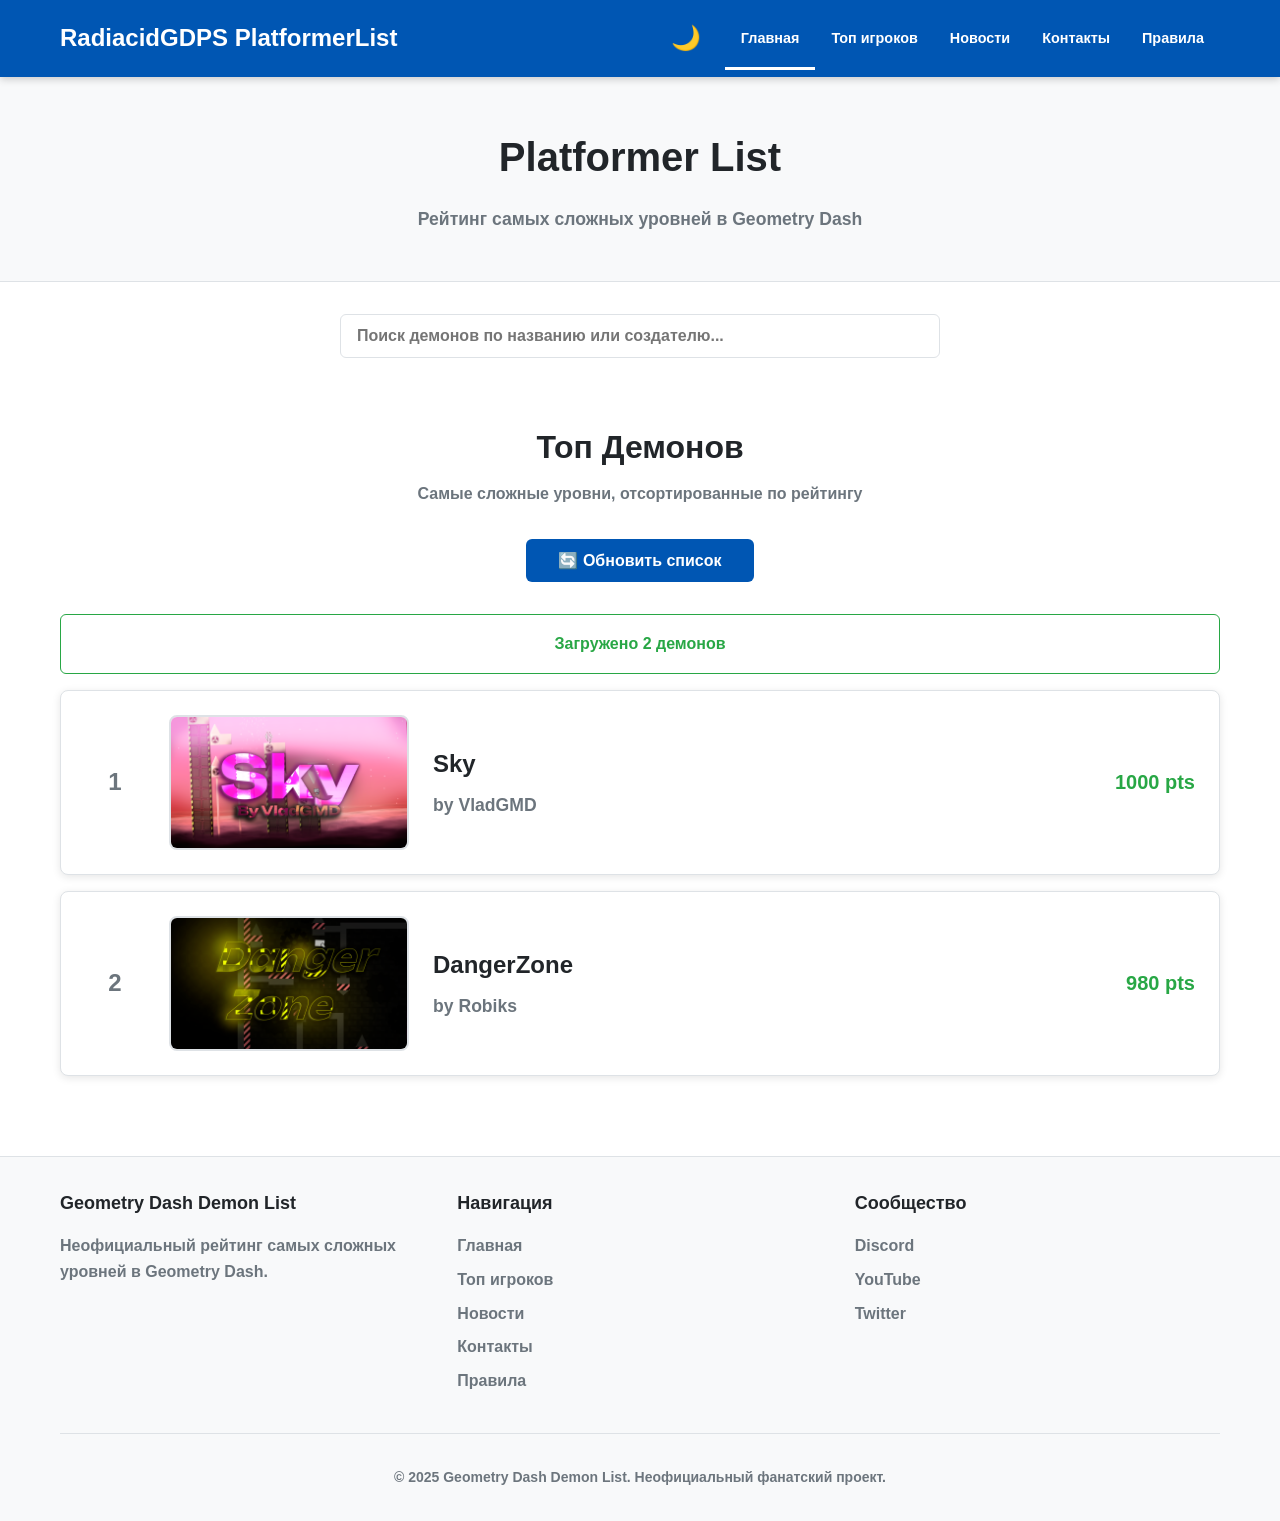
<file: index.html>
<!DOCTYPE html>
<html lang="ru">
<head>
    <meta charset="UTF-8">
    <meta name="viewport" content="width=device-width, initial-scale=1.0">
    <title>Radiacid GDPS Platformer List</title>
    <style>
        :root {
            --bg-primary: #ffffff;
            --bg-secondary: #f8f9fa;
            --bg-tertiary: #e9ecef;
            --text-primary: #212529;
            --text-secondary: #6c757d;
            --accent-blue: #0056b3;
            --accent-green: #28a745;
            --border-color: #dee2e6;
            --card-shadow: 0 2px 8px rgba(0,0,0,0.1);
            --header-blue: #0056b3;
        }
        
        [data-theme="dark"] {
            --bg-primary: #1a1a1a;
            --bg-secondary: #2d2d2d;
            --bg-tertiary: #3d3d3d;
            --text-primary: #ffffff;
            --text-secondary: #b0b0b0;
            --accent-blue: #4d8fe5;
            --accent-green: #34c759;
            --border-color: #404040;
            --card-shadow: 0 2px 8px rgba(0,0,0,0.3);
            --header-blue: #003d82;
        }
        
        * {
            margin: 0;
            padding: 0;
            box-sizing: border-box;
            font-family: 'Segoe UI', Tahoma, Geneva, Verdana, sans-serif;
        }
        
        body {
            background-color: var(--bg-primary);
            color: var(--text-primary);
            line-height: 1.6;
            transition: all 0.3s ease;
            font-weight: 600;
        }
        
        .container {
            max-width: 1200px;
            margin: 0 auto;
            padding: 0 20px;
        }
        
        /* Header */
        header {
            background: var(--header-blue);
            border-bottom: 1px solid var(--header-blue);
            padding: 1rem 0 0 0;
            position: sticky;
            top: 0;
            z-index: 100;
            box-shadow: 0 2px 8px rgba(0,0,0,0.2);
        }
        
        .header-content {
            display: flex;
            justify-content: space-between;
            align-items: center;
            padding-bottom: 1rem;
        }
        
        .logo {
            font-size: 1.5rem;
            font-weight: 800;
            color: white;
            text-decoration: none;
        }
        
        .header-controls {
            display: flex;
            align-items: center;
            gap: 1rem;
        }
        
        .theme-toggle {
            background: none;
            border: none;
            color: white;
            cursor: pointer;
            font-size: 1.5rem;
            transition: all 0.3s ease;
            padding: 0.5rem;
        }
        
        .theme-toggle:hover {
            transform: scale(1.1);
        }
        
        nav ul {
            display: flex;
            list-style: none;
            gap: 0;
        }
        
        nav ul li a {
            color: white;
            text-decoration: none;
            font-weight: 600;
            padding: 0.5rem 1rem;
            transition: all 0.2s;
            font-size: 0.9rem;
            position: relative;
        }
        
        nav ul li a::after {
            content: '';
            position: absolute;
            bottom: -1rem;
            left: 0;
            width: 100%;
            height: 3px;
            background: white;
            transform: scaleX(0);
            transition: transform 0.3s ease;
        }
        
        nav ul li a.active::after {
            transform: scaleX(1);
        }
        
        nav ul li a:hover::after {
            transform: scaleX(1);
        }
        
        /* Hero Section */
        .hero {
            padding: 3rem 0;
            text-align: center;
            background: var(--bg-secondary);
            border-bottom: 1px solid var(--border-color);
        }
        
        .hero h1 {
            font-size: 2.5rem;
            margin-bottom: 1rem;
            color: var(--text-primary);
            font-weight: 800;
        }
        
        .hero p {
            font-size: 1.1rem;
            color: var(--text-secondary);
            max-width: 600px;
            margin: 0 auto;
            font-weight: 600;
        }
        
        /* Search Section */
        .search-section {
            padding: 2rem 0;
            background: var(--bg-primary);
        }
        
        .search-container {
            max-width: 600px;
            margin: 0 auto;
            position: relative;
        }
        
        .search-input {
            width: 100%;
            padding: 0.75rem 1rem;
            font-size: 1rem;
            border: 1px solid var(--border-color);
            border-radius: 6px;
            background: var(--bg-primary);
            color: var(--text-primary);
            font-weight: 600;
        }
        
        .search-input:focus {
            outline: none;
            border-color: var(--accent-blue);
            box-shadow: 0 0 0 2px rgba(0,123,255,0.25);
        }
        
        .search-results {
            position: absolute;
            top: 100%;
            left: 0;
            right: 0;
            background: var(--bg-primary);
            border: 1px solid var(--border-color);
            border-radius: 6px;
            margin-top: 0.5rem;
            max-height: 300px;
            overflow-y: auto;
            z-index: 1000;
            display: none;
            box-shadow: var(--card-shadow);
        }
        
        .search-result-item {
            padding: 0.75rem 1rem;
            cursor: pointer;
            border-bottom: 1px solid var(--border-color);
            transition: background-color 0.2s;
        }
        
        .search-result-item:hover {
            background-color: var(--bg-secondary);
        }
        
        .search-result-item:last-child {
            border-bottom: none;
        }
        
        .search-result-name {
            font-weight: 700;
            color: var(--text-primary);
        }
        
        .search-result-creator {
            font-size: 0.875rem;
            color: var(--text-secondary);
            margin-top: 0.25rem;
            font-weight: 600;
        }
        
        .no-results {
            padding: 1rem;
            text-align: center;
            color: var(--text-secondary);
            font-weight: 600;
        }
        
        /* Demon List */
        .demon-list {
            padding: 2rem 0;
        }
        
        .list-header {
            margin-bottom: 2rem;
            text-align: center;
        }
        
        .list-header h2 {
            font-size: 2rem;
            margin-bottom: 0.5rem;
            color: var(--text-primary);
            font-weight: 800;
        }
        
        .list-header p {
            color: var(--text-secondary);
            font-weight: 600;
        }
        
        .list-container {
            display: flex;
            flex-direction: column;
            gap: 1rem;
        }
        
        .demon-row {
            background: var(--bg-primary);
            border: 1px solid var(--border-color);
            border-radius: 8px;
            padding: 1.5rem;
            display: flex;
            align-items: center;
            gap: 1.5rem;
            transition: all 0.2s;
            cursor: pointer;
            box-shadow: var(--card-shadow);
        }
        
        .demon-row:hover {
            border-color: var(--accent-blue);
            box-shadow: 0 4px 12px rgba(0,0,0,0.15);
            transform: translateY(-2px);
        }
        
        .demon-rank {
            font-size: 1.5rem;
            font-weight: 800;
            width: 60px;
            text-align: center;
            color: var(--text-secondary);
        }
        
        .rank.top-1 {
            color: #ffd700;
        }
        
        .rank.top-3 {
            color: #c0c0c0;
        }
        
        .rank.top-10 {
            color: #cd7f32;
        }
        
        .demon-image {
            width: 240px;
            height: 135px;
            border-radius: 8px;
            overflow: hidden;
            flex-shrink: 0;
            background: var(--bg-tertiary);
            display: flex;
            align-items: center;
            justify-content: center;
            border: 2px solid var(--border-color);
        }
        
        .demon-image img {
            width: 100%;
            height: 100%;
            object-fit: cover;
        }
        
        .image-placeholder {
            width: 100%;
            height: 100%;
            display: flex;
            align-items: center;
            justify-content: center;
            background: var(--bg-tertiary);
            color: var(--text-secondary);
            font-size: 2rem;
            font-weight: 800;
        }
        
        .demon-info {
            flex: 1;
            display: flex;
            align-items: center;
            justify-content: space-between;
        }
        
        .demon-details {
            flex: 1;
        }
        
        .demon-name {
            font-size: 1.5rem;
            font-weight: 800;
            color: var(--text-primary);
            margin-bottom: 0.5rem;
        }
        
        .demon-creator {
            color: var(--text-secondary);
            font-size: 1.1rem;
            font-weight: 600;
        }
        
        .demon-points {
            font-size: 1.25rem;
            font-weight: 800;
            color: var(--accent-green);
            min-width: 100px;
            text-align: right;
        }
        
        /* Refresh Button */
        .refresh-btn {
            display: block;
            margin: 2rem auto;
            padding: 0.75rem 2rem;
            background: var(--accent-blue);
            color: white;
            border: none;
            border-radius: 6px;
            cursor: pointer;
            font-size: 1rem;
            font-weight: 700;
            transition: all 0.2s;
        }
        
        .refresh-btn:hover {
            background: #004494;
            transform: translateY(-1px);
        }
        
        /* Status */
        .sync-status {
            text-align: center;
            padding: 1rem;
            background: var(--bg-secondary);
            border-radius: 6px;
            margin: 1rem 0;
            color: var(--text-secondary);
            border: 1px solid var(--border-color);
            font-weight: 600;
        }
        
        .sync-status.synced {
            color: var(--accent-green);
            border-color: var(--accent-green);
            background: var(--bg-primary);
        }
        
        .error-message {
            text-align: center;
            padding: 1rem;
            background: #f8d7da;
            border: 1px solid #f5c6cb;
            border-radius: 6px;
            margin: 1rem 0;
            color: #721c24;
            font-weight: 600;
        }
        
        [data-theme="dark"] .error-message {
            background: #5c2a2a;
            border-color: #7a3a3a;
            color: #ffb3b3;
        }
        
        /* Footer */
        footer {
            background: var(--bg-secondary);
            border-top: 1px solid var(--border-color);
            padding: 2rem 0;
            margin-top: 3rem;
        }
        
        .footer-content {
            display: grid;
            grid-template-columns: repeat(auto-fit, minmax(250px, 1fr));
            gap: 2rem;
        }
        
        .footer-section h3 {
            font-size: 1.125rem;
            margin-bottom: 1rem;
            color: var(--text-primary);
            font-weight: 800;
        }
        
        .footer-section p, .footer-section a {
            color: var(--text-secondary);
            margin-bottom: 0.5rem;
            display: block;
            text-decoration: none;
            transition: color 0.2s;
            font-weight: 600;
        }
        
        .footer-section a:hover {
            color: var(--accent-blue);
        }
        
        .copyright {
            text-align: center;
            padding-top: 2rem;
            border-top: 1px solid var(--border-color);
            color: var(--text-secondary);
            margin-top: 2rem;
            font-size: 0.875rem;
            font-weight: 600;
        }
        
        /* Responsive */
        @media (max-width: 768px) {
            .header-content {
                flex-direction: column;
                gap: 1rem;
            }
            
            .header-controls {
                order: -1;
                width: 100%;
                justify-content: space-between;
            }
            
            nav ul {
                gap: 0;
            }
            
            nav ul li a {
                padding: 0.4rem 0.8rem;
                font-size: 0.9rem;
            }
            
            .hero h1 {
                font-size: 2rem;
            }
            
            .demon-row {
                padding: 1rem;
                gap: 1rem;
                flex-direction: column;
                text-align: center;
            }
            
            .demon-image {
                width: 100%;
                max-width: 280px;
                height: 157px;
            }
            
            .demon-info {
                flex-direction: column;
                align-items: center;
                gap: 0.5rem;
                width: 100%;
            }
            
            .demon-points {
                text-align: center;
            }
            
            .footer-content {
                grid-template-columns: 1fr;
            }
        }
        
        @media (max-width: 480px) {
            .hero {
                padding: 2rem 0;
            }
            
            .hero h1 {
                font-size: 1.75rem;
            }
            
            .list-header h2 {
                font-size: 1.5rem;
            }
            
            nav ul {
                flex-wrap: wrap;
                justify-content: center;
            }
            
            .demon-image {
                width: 100%;
                height: 140px;
            }
            
            nav ul li a::after {
                bottom: -0.5rem;
            }
        }
    </style>
</head>
<body>
    <header>
        <div class="container">
            <div class="header-content">
                <a href="index.html" class="logo">RadiacidGDPS PlatformerList</a>
                <div class="header-controls">
                    <button class="theme-toggle" onclick="toggleTheme()">
                        🌙
                    </button>
                    <nav>
                        <ul>
                            <li><a href="index.html" class="active">Главная</a></li>
                            <li><a href="players.html">Топ игроков</a></li>
                            <li><a href="news.html">Новости</a></li>
                            <li><a href="contacts.html">Контакты</a></li>
                            <li><a href="rules.html">Правила</a></li>
                        </ul>
                    </nav>
                </div>
            </div>
        </div>
    </header>
    
    <section class="hero">
        <div class="container">
            <h1>Platformer List</h1>
            <p>Рейтинг самых сложных уровней в Geometry Dash</p>
        </div>
    </section>
    
    <section class="search-section">
        <div class="container">
            <div class="search-container">
                <input type="text" id="searchInput" class="search-input" placeholder="Поиск демонов по названию или создателю...">
                <div class="search-results" id="searchResults"></div>
            </div>
        </div>
    </section>
    
    <section class="demon-list">
        <div class="container">
            <div class="list-header">
                <h2>Топ Демонов</h2>
                <p>Самые сложные уровни, отсортированные по рейтингу</p>
            </div>

            <button class="refresh-btn" onclick="refreshData()">
                🔄 Обновить список
            </button>
            
            <div id="syncStatus" class="sync-status">
                Загрузка данных...
            </div>

            <div id="errorContainer"></div>
            
            <div class="list-container" id="demonList">
                <!-- Демоны будут добавлены автоматически через JavaScript -->
            </div>
        </div>
    </section>
    
    <footer>
        <div class="container">
            <div class="footer-content">
                <div class="footer-section">
                    <h3>Geometry Dash Demon List</h3>
                    <p>Неофициальный рейтинг самых сложных уровней в Geometry Dash.</p>
                </div>
                <div class="footer-section">
                    <h3>Навигация</h3>
                    <a href="index.html">Главная</a>
                    <a href="players.html">Топ игроков</a>
                    <a href="news.html">Новости</a>
                    <a href="contacts.html">Контакты</a>
                    <a href="rules.html">Правила</a>
                </div>
                <div class="footer-section">
                    <h3>Сообщество</h3>
                    <a href="#">Discord</a>
                    <a href="#">YouTube</a>
                    <a href="#">Twitter</a>
                </div>
            </div>
            <div class="copyright">
                <p>&copy; 2025 Geometry Dash Demon List. Неофициальный фанатский проект.</p>
            </div>
        </div>
    </footer>

    <script>
        // ========== THEME TOGGLE ==========
        
        function toggleTheme() {
            const currentTheme = document.documentElement.getAttribute('data-theme');
            const newTheme = currentTheme === 'dark' ? 'light' : 'dark';
            
            document.documentElement.setAttribute('data-theme', newTheme);
            localStorage.setItem('theme', newTheme);
            
            // Обновляем иконку кнопки
            const themeButton = document.querySelector('.theme-toggle');
            themeButton.textContent = newTheme === 'dark' ? '☀️' : '🌙';
        }
        
        // Загружаем сохраненную тему
        function loadTheme() {
            const savedTheme = localStorage.getItem('theme') || 'light';
            document.documentElement.setAttribute('data-theme', savedTheme);
            
            const themeButton = document.querySelector('.theme-toggle');
            themeButton.textContent = savedTheme === 'dark' ? '☀️' : '🌙';
        }

        // ========== AUTOMATIC RANKING SYSTEM ==========
        
        const defaultDemons = [
            {
                id: 'bloodbath',
                name: 'Bloodbath',
                creator: 'Riot & more',
                image: 'https://images.placeholders.tech/?width=240&height=135&text=Bloodbath&bgColor=ff6b6b&textColor=white',
                videoUrl: 'https://www.youtube.com/watch?v=dQw4w9WgXcQ'
            },
            {
                id: 'cataclysm',
                name: 'Cataclysm',
                creator: 'Ggb0y',
                image: 'https://images.placeholders.tech/?width=240&height=135&text=Cataclysm&bgColor=4ecdc4&textColor=white',
                videoUrl: 'https://www.youtube.com/watch?v=dQw4w9WgXcQ'
            },
            {
                id: 'sakupen-hell',
                name: 'Sakupen Hell',
                creator: 'Noobas',
                image: 'https://images.placeholders.tech/?width=240&height=135&text=Sakupen+Hell&bgColor=45b7d1&textColor=white',
                videoUrl: 'https://www.youtube.com/watch?v=dQw4w9WgXcQ'
            }
        ];

        let demons = [];
        let filteredDemons = [];

        // ========== SEARCH SYSTEM ==========

        function initializeSearch() {
            const searchInput = document.getElementById('searchInput');
            const searchResults = document.getElementById('searchResults');
            
            searchInput.addEventListener('input', function() {
                const searchTerm = this.value.toLowerCase().trim();
                
                if (searchTerm.length === 0) {
                    searchResults.style.display = 'none';
                    filteredDemons = [...demons];
                    renderDemons();
                    return;
                }
                
                const results = demons.filter(demon => 
                    demon.name.toLowerCase().includes(searchTerm) || 
                    demon.creator.toLowerCase().includes(searchTerm)
                );
                
                displaySearchResults(results);
                filteredDemons = results;
                renderDemons();
            });
            
            document.addEventListener('click', function(e) {
                if (!searchInput.contains(e.target) && !searchResults.contains(e.target)) {
                    searchResults.style.display = 'none';
                }
            });
        }
        
        function displaySearchResults(results) {
            const searchResults = document.getElementById('searchResults');
            
            if (results.length === 0) {
                searchResults.innerHTML = '<div class="no-results">Демоны не найдены</div>';
                searchResults.style.display = 'block';
                return;
            }
            
            searchResults.innerHTML = '';
            
            results.slice(0, 8).forEach(demon => {
                const resultItem = document.createElement('div');
                resultItem.className = 'search-result-item';
                resultItem.innerHTML = `
                    <div class="search-result-name">${demon.name}</div>
                    <div class="search-result-creator">by ${demon.creator}</div>
                `;
                resultItem.addEventListener('click', function() {
                    openDemonPage(demon.id);
                    searchResults.style.display = 'none';
                });
                searchResults.appendChild(resultItem);
            });
            
            searchResults.style.display = 'block';
        }

        // ========== DATA MANAGEMENT ==========

        function showError(message) {
            const errorContainer = document.getElementById('errorContainer');
            errorContainer.innerHTML = `
                <div class="error-message">
                    <strong>Ошибка:</strong> ${message}
                </div>
            `;
        }

        function calculatePointsByRank(rank) {
            if (rank <= 50) {
                return Math.max(1000 - (rank - 1) * 20, 300);
            } else {
                return Math.max(300 - (rank - 51) * 5, 5);
            }
        }

        async function loadDataFromJSON() {
            try {
                console.log('📥 Загрузка данных из demons.json...');
                
                const response = await fetch('data/demons.json');
                if (!response.ok) throw new Error('Файл demons.json не найден');
                
                const data = await response.json();
                
                if (data.demons && Array.isArray(data.demons)) {
                    demons = data.demons.map((demon, index) => ({
                        ...demon,
                        rank: index + 1
                    }));
                    
                    filteredDemons = [...demons];
                    
                    console.log('✅ Данные загружены из demons.json:', demons.length);
                    updateSyncStatus(`Загружено ${demons.length} демонов`);
                    return true;
                } else {
                    throw new Error('Неверный формат demons.json - отсутствует массив demons');
                }
                
            } catch (error) {
                console.error('❌ Ошибка загрузки:', error);
                
                demons = defaultDemons.map((demon, index) => ({
                    ...demon,
                    rank: index + 1
                }));
                
                filteredDemons = [...demons];
                
                updateSyncStatus('Используются стандартные демоны');
                showError(error.message);
                return false;
            }
        }

        function updateSyncStatus(message) {
            const statusElement = document.getElementById('syncStatus');
            if (statusElement) {
                statusElement.textContent = message;
                statusElement.className = 'sync-status ' + (message.includes('Загружено') ? 'synced' : '');
            }
        }

        // ========== RENDERING ==========

        function renderDemons() {
            const demonList = document.getElementById('demonList');
            
            if (!demonList) {
                console.error('❌ Element demonList not found');
                return;
            }
            
            demonList.innerHTML = '';
            
            if (filteredDemons.length === 0) {
                demonList.innerHTML = `
                    <div style="text-align: center; padding: 3rem; color: var(--text-secondary);">
                        <div style="font-size: 3rem; margin-bottom: 1rem;">🔍</div>
                        <div style="font-size: 1.25rem; margin-bottom: 0.5rem; font-weight: 700;">Демоны не найдены</div>
                        <div style="font-weight: 600;">Попробуйте изменить поисковый запрос</div>
                    </div>
                `;
                return;
            }
            
            filteredDemons.forEach(demon => {
                const points = calculatePointsByRank(demon.rank);
                const rankClass = demon.rank === 1 ? 'top-1' : 
                                demon.rank <= 3 ? 'top-3' : 
                                demon.rank <= 10 ? 'top-10' : '';
                
                const demonRow = document.createElement('div');
                demonRow.className = 'demon-row';
                demonRow.onclick = () => openDemonPage(demon.id);
                demonRow.innerHTML = `
                    <div class="demon-rank ${rankClass}">${demon.rank}</div>
                    <div class="demon-image">
                        ${demon.image ? 
                            `<img src="${demon.image}" alt="${demon.name}" onerror="this.style.display='none'; this.parentNode.innerHTML='<div class=\\'image-placeholder\\'>${demon.name.charAt(0)}</div>'">` :
                            `<div class="image-placeholder">${demon.name.charAt(0)}</div>`
                        }
                    </div>
                    <div class="demon-info">
                        <div class="demon-details">
                            <div class="demon-name">${demon.name}</div>
                            <div class="demon-creator">by ${demon.creator}</div>
                        </div>
                        <div class="demon-points">${points} pts</div>
                    </div>
                `;
                demonList.appendChild(demonRow);
            });
        }

        // ========== UTILITY FUNCTIONS ==========

        function openDemonPage(demonId) {
            window.location.href = `demon.html?id=${demonId}`;
        }

        async function refreshData() {
            await loadDataFromJSON();
            renderDemons();
            
            document.querySelectorAll('.demon-row').forEach((row, index) => {
                row.style.opacity = '0';
                row.style.transform = 'translateX(-20px)';
                
                setTimeout(() => {
                    row.style.transition = 'opacity 0.3s, transform 0.3s';
                    row.style.opacity = '1';
                    row.style.transform = 'translateX(0)';
                }, index * 50);
            });
        }

        // ========== INITIALIZATION ==========

        async function initializeData() {
            console.log('🎮 Инициализация Geometry Dash Demon List...');
            loadTheme();
            await loadDataFromJSON();
            initializeSearch();
            renderDemons();
            
            setTimeout(() => {
                document.querySelectorAll('.demon-row').forEach((row, index) => {
                    row.style.opacity = '0';
                    row.style.transform = 'translateX(-20px)';
                    
                    setTimeout(() => {
                        row.style.transition = 'opacity 0.3s, transform 0.3s';
                        row.style.opacity = '1';
                        row.style.transform = 'translateX(0)';
                    }, index * 50);
                });
            }, 100);
        }

        // Глобальные функции
        window.refreshData = refreshData;
        window.openDemonPage = openDemonPage;
        window.toggleTheme = toggleTheme;

        // Запуск при загрузке страницы
        document.addEventListener('DOMContentLoaded', function() {
            initializeData();
            console.log('✅ Demon List ready!');
        });
    </script>
</body>
</html>
</file>
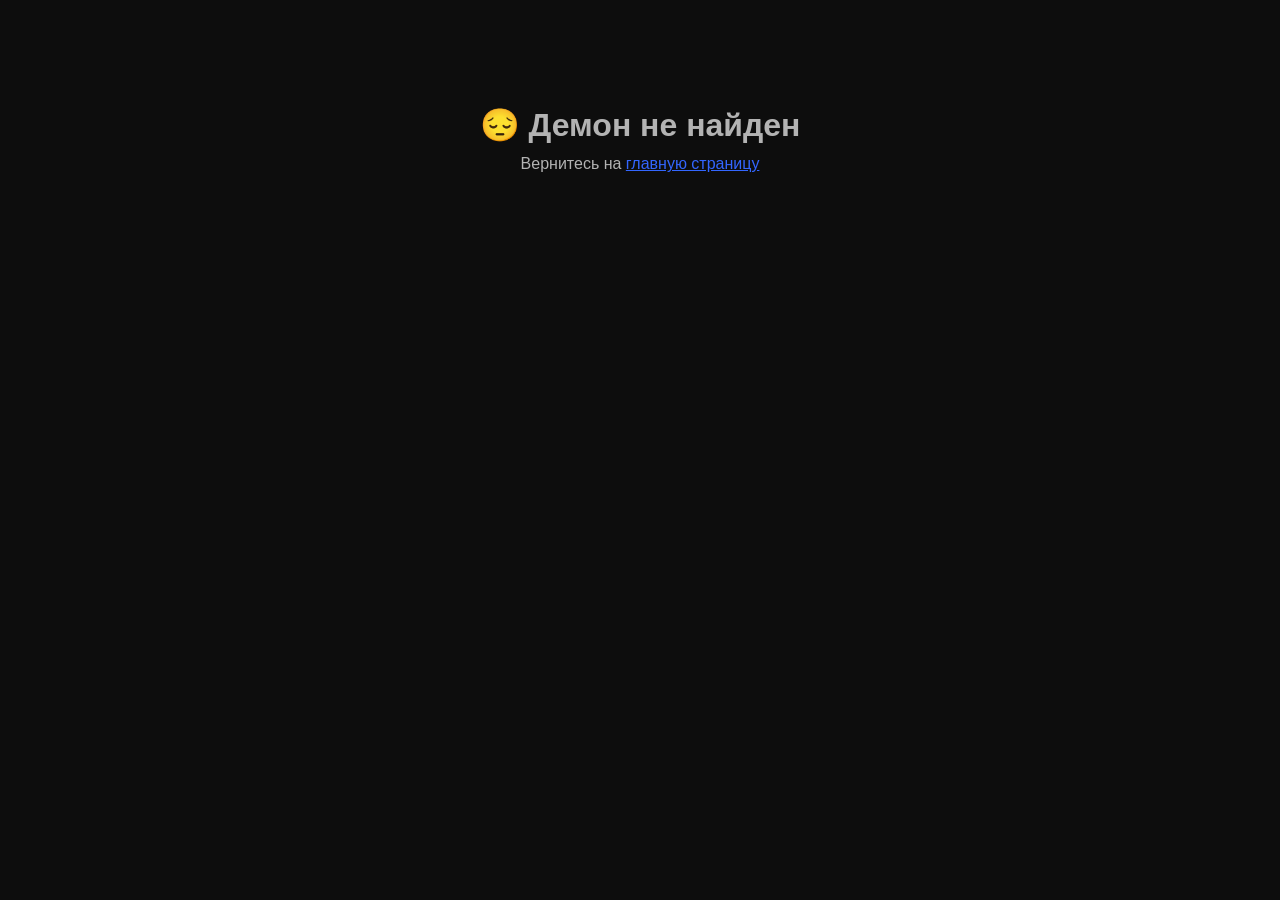
<file: demon-template.html>
<!DOCTYPE html>
<html lang="ru">
<head>
    <meta charset="UTF-8">
    <meta name="viewport" content="width=device-width, initial-scale=1.0">
    <title>Demon Name - Geometry Dash Demon List</title>
    <style>
        :root {
            --bg-primary: #0d0d0d;
            --bg-secondary: #1a1a1a;
            --bg-tertiary: #262626;
            --text-primary: #ffffff;
            --text-secondary: #b3b3b3;
            --accent-red: #ff3333;
            --accent-blue: #3366ff;
            --accent-purple: #9933ff;
            --border-color: #333333;
        }
        
        * {
            margin: 0;
            padding: 0;
            box-sizing: border-box;
            font-family: 'Segoe UI', Tahoma, Geneva, Verdana, sans-serif;
        }
        
        body {
            background-color: var(--bg-primary);
            color: var(--text-primary);
            line-height: 1.6;
        }
        
        .container {
            max-width: 1200px;
            margin: 0 auto;
            padding: 0 20px;
        }
        
        /* Header */
        header {
            background-color: var(--bg-secondary);
            border-bottom: 1px solid var(--border-color);
            padding: 20px 0;
            position: sticky;
            top: 0;
            z-index: 100;
        }
        
        .header-content {
            display: flex;
            justify-content: space-between;
            align-items: center;
        }
        
        .logo {
            font-size: 28px;
            font-weight: bold;
            color: var(--text-primary);
            text-decoration: none;
        }
        
        .logo span {
            color: var(--accent-red);
        }
        
        nav ul {
            display: flex;
            list-style: none;
        }
        
        nav ul li {
            margin-left: 25px;
        }
        
        nav ul li a {
            color: var(--text-secondary);
            text-decoration: none;
            font-weight: 500;
            transition: color 0.3s;
        }
        
        nav ul li a:hover {
            color: var(--text-primary);
        }
        
        /* Breadcrumb */
        .breadcrumb {
            padding: 15px 0;
            color: var(--text-secondary);
            font-size: 14px;
            border-bottom: 1px solid var(--border-color);
        }
        
        .breadcrumb a {
            color: var(--text-secondary);
            text-decoration: none;
        }
        
        .breadcrumb a:hover {
            color: var(--text-primary);
        }
        
        /* Demon Header */
        .demon-header {
            padding: 40px 0;
            text-align: center;
            border-bottom: 1px solid var(--border-color);
        }
        
        .demon-header h1 {
            font-size: 48px;
            margin-bottom: 15px;
            background: linear-gradient(to right, var(--accent-red), var(--accent-purple));
            -webkit-background-clip: text;
            background-clip: text;
            color: transparent;
        }
        
        .demon-meta {
            display: flex;
            justify-content: center;
            gap: 30px;
            margin-top: 20px;
            flex-wrap: wrap;
        }
        
        .meta-item {
            text-align: center;
        }
        
        .meta-value {
            font-size: 24px;
            font-weight: bold;
            color: var(--accent-blue);
        }
        
        .meta-label {
            font-size: 14px;
            color: var(--text-secondary);
            margin-top: 5px;
        }
        
        /* Demon Content */
        .demon-content {
            padding: 40px 0;
            display: grid;
            grid-template-columns: 1fr 1fr;
            gap: 40px;
        }
        
        @media (max-width: 768px) {
            .demon-content {
                grid-template-columns: 1fr;
            }
        }
        
        /* Video Section */
        .video-section {
            background: var(--bg-secondary);
            border-radius: 10px;
            padding: 20px;
            border: 1px solid var(--border-color);
        }
        
        .video-section h2 {
            margin-bottom: 20px;
            color: var(--accent-red);
        }
        
        .video-container {
            position: relative;
            width: 100%;
            height: 0;
            padding-bottom: 56.25%; /* 16:9 aspect ratio */
            border-radius: 8px;
            overflow: hidden;
        }
        
        .video-container iframe {
            position: absolute;
            top: 0;
            left: 0;
            width: 100%;
            height: 100%;
            border: none;
        }
        
        /* Completions Section */
        .completions-section {
            background: var(--bg-secondary);
            border-radius: 10px;
            padding: 20px;
            border: 1px solid var(--border-color);
        }
        
        .completions-section h2 {
            margin-bottom: 20px;
            color: var(--accent-blue);
        }
        
        .completions-list {
            display: flex;
            flex-direction: column;
            gap: 15px;
        }
        
        .completion-item {
            display: flex;
            align-items: center;
            gap: 15px;
            padding: 15px;
            background: var(--bg-tertiary);
            border-radius: 8px;
            border: 1px solid var(--border-color);
            transition: all 0.3s;
        }
        
        .completion-item:hover {
            transform: translateX(5px);
            border-color: var(--accent-blue);
        }
        
        .player-avatar {
            width: 50px;
            height: 50px;
            border-radius: 50%;
            display: flex;
            align-items: center;
            justify-content: center;
            background: linear-gradient(45deg, var(--accent-blue), var(--accent-purple));
            color: white;
            font-weight: bold;
            font-size: 18px;
            flex-shrink: 0;
        }
        
        .player-info {
            flex: 1;
        }
        
        .player-name {
            font-weight: 600;
            margin-bottom: 5px;
        }
        
        .completion-date {
            font-size: 12px;
            color: var(--text-secondary);
        }
        
        .no-completions {
            text-align: center;
            padding: 40px;
            color: var(--text-secondary);
        }
        
        /* Footer */
        footer {
            background-color: var(--bg-secondary);
            border-top: 1px solid var(--border-color);
            padding: 40px 0;
            margin-top: 60px;
        }
        
        .footer-content {
            display: flex;
            justify-content: space-between;
            flex-wrap: wrap;
        }
        
        .footer-section {
            flex: 1;
            min-width: 250px;
            margin-bottom: 30px;
        }
        
        .footer-section h3 {
            font-size: 18px;
            margin-bottom: 20px;
            color: var(--text-primary);
        }
        
        .footer-section p, .footer-section a {
            color: var(--text-secondary);
            margin-bottom: 10px;
            display: block;
            text-decoration: none;
        }
        
        .footer-section a:hover {
            color: var(--text-primary);
        }
        
        .copyright {
            text-align: center;
            padding-top: 20px;
            border-top: 1px solid var(--border-color);
            color: var(--text-secondary);
            font-size: 14px;
        }
    </style>
</head>
<body>
    <header>
        <div class="container">
            <div class="header-content">
                <a href="index.html" class="logo">Geometry Dash <span>Demon List</span></a>
                <nav>
                    <ul>
                        <li><a href="index.html">Главная</a></li>
                        <li><a href="players.html">Топ игроков</a></li>
                        <li><a href="contacts.html">Контакты</a></li>
                    </ul>
                </nav>
            </div>
        </div>
    </header>
    
    <div class="breadcrumb container">
        <a href="index.html">Главная</a> &gt; <span id="breadcrumbDemonName">Демон</span>
    </div>
    
    <section class="demon-header">
        <div class="container">
            <h1 id="demonName">Название Демона</h1>
            <div class="demon-meta">
                <div class="meta-item">
                    <div class="meta-value" id="demonRank">#1</div>
                    <div class="meta-label">Ранг</div>
                </div>
                <div class="meta-item">
                    <div class="meta-value" id="demonPoints">1000 pts</div>
                    <div class="meta-label">Очки</div>
                </div>
                <div class="meta-item">
                    <div class="meta-value" id="demonCreator">Создатель</div>
                    <div class="meta-label">Создатель</div>
                </div>
                <div class="meta-item">
                    <div class="meta-value" id="completionsCount">0</div>
                    <div class="meta-label">Пройдено игроками</div>
                </div>
            </div>
        </div>
    </section>
    
    <section class="demon-content">
        <div class="container">
            <div class="video-section">
                <h2>🎥 Видео верификация</h2>
                <div class="video-container" id="videoContainer">
                    <!-- Видео будет вставлено через JavaScript -->
                </div>
            </div>
            
            <div class="completions-section">
                <h2>🏆 Игроки, прошедшие демона</h2>
                <div class="completions-list" id="completionsList">
                    <!-- Список игроков будет добавлен через JavaScript -->
                </div>
            </div>
        </div>
    </section>
    
    <footer>
        <div class="container">
            <div class="footer-content">
                <div class="footer-section">
                    <h3>Geometry Dash Demon List</h3>
                    <p>Неофициальный рейтинг самых сложных уровней в Geometry Dash. Только проверенные экстрим демоны.</p>
                </div>
                <div class="footer-section">
                    <h3>Ссылки</h3>
                    <a href="index.html">Главная</a>
                    <a href="players.html">Топ игроков</a>
                    <a href="contacts.html">Контакты</a>
                </div>
                <div class="footer-section">
                    <h3>Контакты</h3>
                    <a href="contacts.html">Команда</a>
                    <a href="#">Discord</a>
                    <a href="#">YouTube</a>
                    <a href="#">Twitter</a>
                </div>
            </div>
            <div class="copyright">
                <p>&copy; 2023 Geometry Dash Demon List. Неофициальный фанатский проект. Все права принадлежат их соответствующим владельцам.</p>
            </div>
        </div>
    </footer>

    <script>
        // ========== DEMON PAGE SYSTEM ==========
        
        let currentDemon = null;
        let players = [];
        let demons = [];

        // Получаем ID демона из названия файла
        function getDemonIdFromFilename() {
            const filename = window.location.pathname.split('/').pop();
            return filename.replace('demon-', '').replace('.html', '');
        }

        async function loadDemonData() {
            const demonId = getDemonIdFromFilename();
            
            try {
                // Загружаем demons.json
                const demonsResponse = await fetch('./data/demons.json');
                const demonsData = await demonsResponse.json();
                demons = demonsData.demons || [];
                
                // Находим текущего демона
                currentDemon = demons.find(d => d.id === demonId);
                
                if (!currentDemon) {
                    document.body.innerHTML = `
                        <div style="text-align: center; padding: 100px; color: var(--text-secondary);">
                            <h1>😔 Демон не найден</h1>
                            <p>Вернитесь на <a href="index.html" style="color: var(--accent-blue);">главную страницу</a></p>
                        </div>
                    `;
                    return;
                }
                
                // Загружаем players.json
                const playersResponse = await fetch('./data/players.json');
                const playersData = await playersResponse.json();
                players = playersData.players || [];
                
                renderDemonPage();
                
            } catch (error) {
                console.error('Ошибка загрузки данных:', error);
                document.body.innerHTML = `
                    <div style="text-align: center; padding: 100px; color: var(--text-secondary);">
                        <h1>❌ Ошибка загрузки</h1>
                        <p>Попробуйте обновить страницу</p>
                    </div>
                `;
            }
        }

        function renderDemonPage() {
            if (!currentDemon) return;
            
            // Обновляем заголовок страницы
            document.title = `${currentDemon.name} - Geometry Dash Demon List`;
            
            // Обновляем хлебные крошки
            document.getElementById('breadcrumbDemonName').textContent = currentDemon.name;
            
            // Обновляем заголовок
            document.getElementById('demonName').textContent = currentDemon.name;
            
            // Обновляем мета-информацию
            const rank = demons.findIndex(d => d.id === currentDemon.id) + 1;
            const points = Math.max(1000 - (rank - 1) * 50, 100);
            
            document.getElementById('demonRank').textContent = `#${rank}`;
            document.getElementById('demonPoints').textContent = `${points} pts`;
            document.getElementById('demonCreator').textContent = currentDemon.creator;
            
            // Вставляем видео
            const videoContainer = document.getElementById('videoContainer');
            if (currentDemon.videoUrl) {
                const videoId = extractYouTubeId(currentDemon.videoUrl);
                if (videoId) {
                    videoContainer.innerHTML = `
                        <iframe src="https://www.youtube.com/embed/${videoId}" 
                                allow="accelerometer; autoplay; clipboard-write; encrypted-media; gyroscope; picture-in-picture" 
                                allowfullscreen>
                        </iframe>
                    `;
                } else {
                    videoContainer.innerHTML = `
                        <div style="text-align: center; padding: 40px; color: var(--text-secondary);">
                            <p>Видео недоступно</p>
                            <a href="${currentDemon.videoUrl}" target="_blank" style="color: var(--accent-blue);">Смотреть на YouTube</a>
                        </div>
                    `;
                }
            } else {
                videoContainer.innerHTML = `
                    <div style="text-align: center; padding: 40px; color: var(--text-secondary);">
                        <p>Видео верификация отсутствует</p>
                    </div>
                `;
            }
            
            // Рендерим список игроков
            renderCompletionsList();
        }

        function renderCompletionsList() {
            const completionsList = document.getElementById('completionsList');
            const completionsCount = document.getElementById('completionsCount');
            
            // Находим игроков, прошедших этого демона
            const playersWhoCompleted = players.filter(player => 
                player.completedDemons && player.completedDemons.includes(currentDemon.id)
            );
            
            completionsCount.textContent = playersWhoCompleted.length;
            
            if (playersWhoCompleted.length === 0) {
                completionsList.innerHTML = `
                    <div class="no-completions">
                        <div style="font-size: 48px; margin-bottom: 20px;">😔</div>
                        <div>Пока никто не прошел этого демона</div>
                        <div style="font-size: 14px; margin-top: 10px;">Будьте первым!</div>
                    </div>
                `;
                return;
            }
            
            completionsList.innerHTML = '';
            
            playersWhoCompleted.forEach(player => {
                const completionItem = document.createElement('div');
                completionItem.className = 'completion-item';
                completionItem.innerHTML = `
                    <div class="player-avatar">${player.avatar}</div>
                    <div class="player-info">
                        <div class="player-name">${player.name}</div>
                        <div class="completion-date">Прошел демона</div>
                    </div>
                `;
                completionsList.appendChild(completionItem);
            });
        }

        function extractYouTubeId(url) {
            const regex = /(?:youtube\.com\/(?:[^\/]+\/.+\/|(?:v|e(?:mbed)?)\/|.*[?&]v=)|youtu\.be\/)([^"&?\/\s]{11})/;
            const match = url.match(regex);
            return match ? match[1] : null;
        }

        // Запускаем при загрузке страницы
        document.addEventListener('DOMContentLoaded', loadDemonData);
    </script>
</body>
</html>
</file>
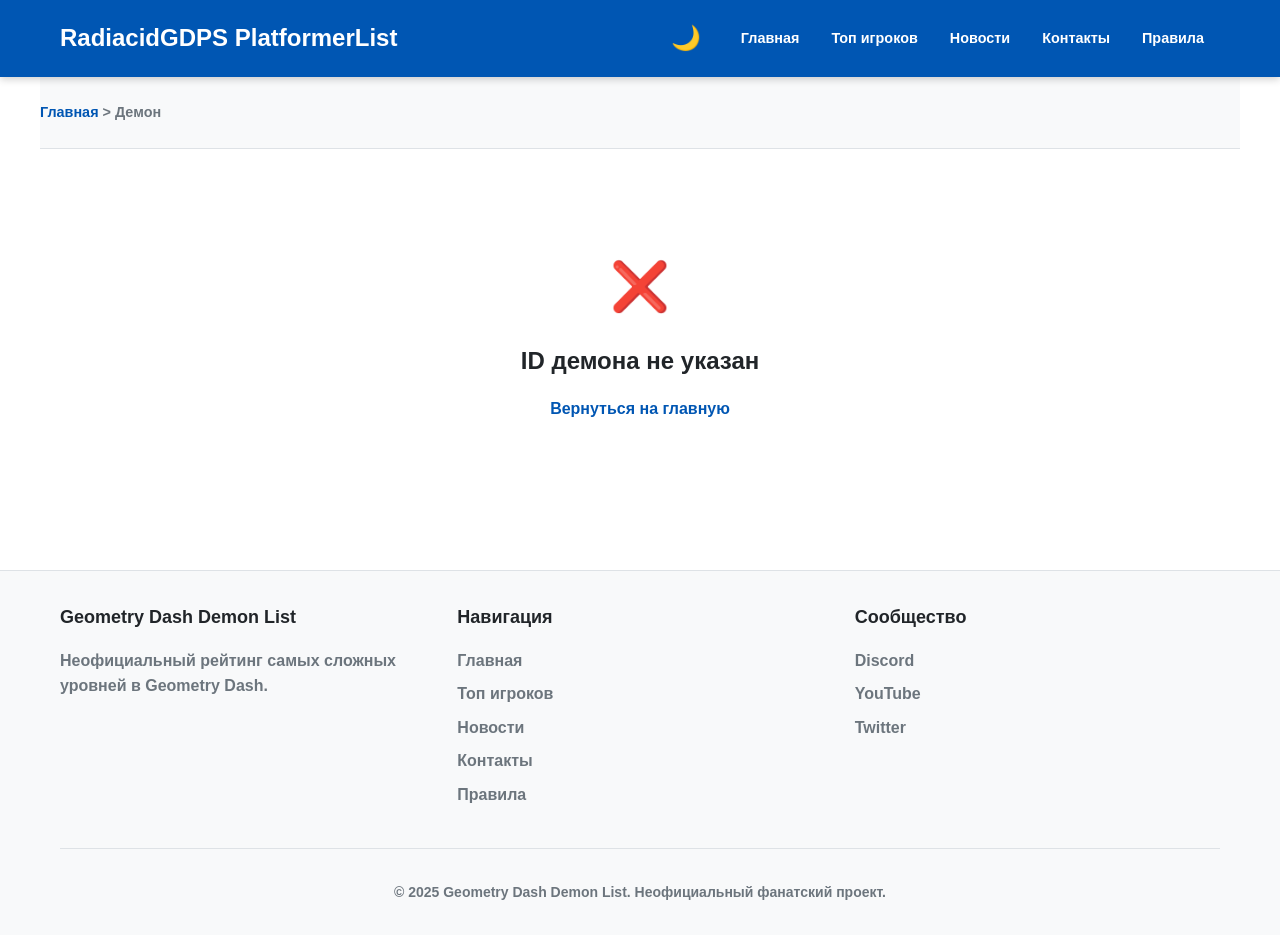
<file: demon.html>
<!DOCTYPE html>
<html lang="ru">
<head>
    <meta charset="UTF-8">
    <meta name="viewport" content="width=device-width, initial-scale=1.0">
    <title>Geometry Dash Demon - Radiacid GDPS</title>
    <style>
        :root {
            --bg-primary: #ffffff;
            --bg-secondary: #f8f9fa;
            --bg-tertiary: #e9ecef;
            --text-primary: #212529;
            --text-secondary: #6c757d;
            --accent-blue: #0056b3;
            --accent-green: #28a745;
            --border-color: #dee2e6;
            --card-shadow: 0 2px 8px rgba(0,0,0,0.1);
            --header-blue: #0056b3;
        }
        
        [data-theme="dark"] {
            --bg-primary: #1a1a1a;
            --bg-secondary: #2d2d2d;
            --bg-tertiary: #3d3d3d;
            --text-primary: #ffffff;
            --text-secondary: #b0b0b0;
            --accent-blue: #4d8fe5;
            --accent-green: #34c759;
            --border-color: #404040;
            --card-shadow: 0 2px 8px rgba(0,0,0,0.3);
            --header-blue: #003d82;
        }
        
        * {
            margin: 0;
            padding: 0;
            box-sizing: border-box;
            font-family: 'Segoe UI', Tahoma, Geneva, Verdana, sans-serif;
        }
        
        body {
            background-color: var(--bg-primary);
            color: var(--text-primary);
            line-height: 1.6;
            transition: all 0.3s ease;
            font-weight: 600;
        }
        
        .container {
            max-width: 1200px;
            margin: 0 auto;
            padding: 0 20px;
        }
        
        /* Header */
        header {
            background: var(--header-blue);
            border-bottom: 1px solid var(--header-blue);
            padding: 1rem 0 0 0;
            position: sticky;
            top: 0;
            z-index: 100;
            box-shadow: 0 2px 8px rgba(0,0,0,0.2);
        }
        
        .header-content {
            display: flex;
            justify-content: space-between;
            align-items: center;
            padding-bottom: 1rem;
        }
        
        .logo {
            font-size: 1.5rem;
            font-weight: 800;
            color: white;
            text-decoration: none;
        }
        
        .header-controls {
            display: flex;
            align-items: center;
            gap: 1rem;
        }
        
        .theme-toggle {
            background: none;
            border: none;
            color: white;
            cursor: pointer;
            font-size: 1.5rem;
            transition: all 0.3s ease;
            padding: 0.5rem;
        }
        
        .theme-toggle:hover {
            transform: scale(1.1);
        }
        
        nav ul {
            display: flex;
            list-style: none;
            gap: 0;
        }
        
        nav ul li a {
            color: white;
            text-decoration: none;
            font-weight: 600;
            padding: 0.5rem 1rem;
            transition: all 0.2s;
            font-size: 0.9rem;
            position: relative;
        }
        
        nav ul li a::after {
            content: '';
            position: absolute;
            bottom: -1rem;
            left: 0;
            width: 100%;
            height: 3px;
            background: white;
            transform: scaleX(0);
            transition: transform 0.3s ease;
        }
        
        nav ul li a.active::after {
            transform: scaleX(1);
        }
        
        nav ul li a:hover::after {
            transform: scaleX(1);
        }
        
        /* Breadcrumb */
        .breadcrumb {
            padding: 1.5rem 0;
            color: var(--text-secondary);
            font-size: 0.9rem;
            font-weight: 600;
            background: var(--bg-secondary);
            border-bottom: 1px solid var(--border-color);
        }
        
        .breadcrumb a {
            color: var(--accent-blue);
            text-decoration: none;
            transition: color 0.2s;
        }
        
        .breadcrumb a:hover {
            color: var(--text-primary);
        }
        
        /* Demon Header */
        .demon-header {
            padding: 3rem 0;
            text-align: center;
            background: var(--bg-secondary);
            border-bottom: 1px solid var(--border-color);
        }
        
        .demon-name {
            font-size: 2.5rem;
            margin-bottom: 1rem;
            color: var(--text-primary);
            font-weight: 800;
        }
        
        .demon-description {
            font-size: 1.1rem;
            color: var(--text-secondary);
            max-width: 600px;
            margin: 0 auto 2rem;
            font-weight: 600;
        }
        
        .demon-meta {
            display: flex;
            justify-content: center;
            gap: 2rem;
            flex-wrap: wrap;
        }
        
        .meta-item {
            text-align: center;
            background: var(--bg-primary);
            padding: 1rem 1.5rem;
            border-radius: 8px;
            border: 1px solid var(--border-color);
            box-shadow: var(--card-shadow);
        }
        
        .meta-value {
            font-size: 1.5rem;
            font-weight: 800;
            color: var(--accent-blue);
            display: block;
        }
        
        .meta-label {
            font-size: 0.9rem;
            color: var(--text-secondary);
            margin-top: 0.5rem;
            font-weight: 600;
        }
        
        /* Demon Content */
        .demon-content {
            padding: 3rem 0;
        }
        
        .content-grid {
            display: grid;
            grid-template-columns: 1fr 1fr;
            gap: 2rem;
        }
        
        @media (max-width: 1024px) {
            .content-grid {
                grid-template-columns: 1fr;
            }
        }
        
        /* Video Section */
        .video-section {
            background: var(--bg-primary);
            border-radius: 8px;
            padding: 2rem;
            border: 1px solid var(--border-color);
            box-shadow: var(--card-shadow);
        }
        
        .video-section h2 {
            margin-bottom: 1.5rem;
            color: var(--text-primary);
            font-size: 1.5rem;
            font-weight: 800;
            display: flex;
            align-items: center;
            gap: 0.5rem;
        }
        
        .video-container {
            position: relative;
            width: 100%;
            height: 0;
            padding-bottom: 56.25%;
            border-radius: 8px;
            overflow: hidden;
            background: var(--bg-tertiary);
            border: 1px solid var(--border-color);
        }
        
        .video-container iframe {
            position: absolute;
            top: 0;
            left: 0;
            width: 100%;
            height: 100%;
            border: none;
        }
        
        .video-placeholder {
            position: absolute;
            top: 0;
            left: 0;
            width: 100%;
            height: 100%;
            display: flex;
            flex-direction: column;
            align-items: center;
            justify-content: center;
            background: var(--bg-tertiary);
            color: var(--text-secondary);
            text-align: center;
            padding: 2rem;
        }
        
        .video-placeholder .icon {
            font-size: 3rem;
            margin-bottom: 1rem;
        }
        
        .video-info {
            margin-top: 1rem;
            padding: 1rem;
            background: var(--bg-secondary);
            border-radius: 6px;
            border-left: 4px solid var(--accent-green);
            font-weight: 600;
        }
        
        /* Completions Section */
        .completions-section {
            background: var(--bg-primary);
            border-radius: 8px;
            padding: 2rem;
            border: 1px solid var(--border-color);
            box-shadow: var(--card-shadow);
        }
        
        .completions-section h2 {
            margin-bottom: 1.5rem;
            color: var(--text-primary);
            font-size: 1.5rem;
            font-weight: 800;
            display: flex;
            align-items: center;
            gap: 0.5rem;
        }
        
        .completions-list {
            display: flex;
            flex-direction: column;
            gap: 1rem;
            max-height: 600px;
            overflow-y: auto;
            padding: 0.5rem;
        }
        
        .completion-item {
            display: flex;
            align-items: center;
            gap: 1rem;
            padding: 1rem;
            background: var(--bg-secondary);
            border-radius: 6px;
            border: 1px solid var(--border-color);
            transition: all 0.2s;
            cursor: pointer;
        }
        
        .completion-item:hover {
            border-color: var(--accent-blue);
            transform: translateX(5px);
        }
        
        .player-avatar {
            width: 50px;
            height: 50px;
            border-radius: 50%;
            display: flex;
            align-items: center;
            justify-content: center;
            background: var(--bg-tertiary);
            color: var(--text-secondary);
            font-weight: 800;
            font-size: 1.2rem;
            flex-shrink: 0;
            border: 2px solid var(--border-color);
        }
        
        .player-info {
            flex: 1;
            text-align: left;
        }
        
        .player-name {
            font-weight: 700;
            margin-bottom: 0.5rem;
            color: var(--text-primary);
            transition: color 0.2s;
            cursor: pointer;
            display: inline-block;
            padding: 0.25rem 0.5rem;
            border-radius: 4px;
        }
        
        .player-name:hover {
            color: var(--accent-blue);
            background: var(--bg-tertiary);
        }
        
        /* Progress Styles */
        .progress-container {
            display: flex;
            align-items: center;
            gap: 0.75rem;
            margin-top: 0.5rem;
        }
        
        .progress-bar {
            flex: 1;
            height: 6px;
            background: var(--bg-tertiary);
            border-radius: 3px;
            overflow: hidden;
        }
        
        .progress-fill {
            height: 100%;
            border-radius: 3px;
            transition: width 0.3s ease;
        }
        
        .progress-100 {
            background: var(--accent-green);
        }
        
        .progress-partial {
            background: var(--accent-blue);
        }
        
        .progress-text {
            font-size: 0.8rem;
            color: var(--text-secondary);
            min-width: 35px;
            text-align: right;
            font-weight: 600;
        }
        
        .points-badge {
            font-size: 0.9rem;
            color: var(--accent-green);
            font-weight: 800;
            min-width: 60px;
            text-align: right;
        }
        
        .no-completions {
            text-align: center;
            padding: 3rem;
            color: var(--text-secondary);
            background: var(--bg-secondary);
            border-radius: 8px;
            border: 2px dashed var(--border-color);
        }
        
        .no-completions .icon {
            font-size: 3rem;
            margin-bottom: 1rem;
        }
        
        /* Refresh Button */
        .refresh-btn {
            display: block;
            margin: 2rem auto;
            padding: 0.75rem 2rem;
            background: var(--accent-blue);
            color: white;
            border: none;
            border-radius: 6px;
            cursor: pointer;
            font-size: 1rem;
            font-weight: 700;
            transition: all 0.2s;
        }
        
        .refresh-btn:hover {
            background: #004494;
            transform: translateY(-1px);
        }
        
        /* Footer */
        footer {
            background: var(--bg-secondary);
            border-top: 1px solid var(--border-color);
            padding: 2rem 0;
            margin-top: 3rem;
        }
        
        .footer-content {
            display: grid;
            grid-template-columns: repeat(auto-fit, minmax(250px, 1fr));
            gap: 2rem;
        }
        
        .footer-section h3 {
            font-size: 1.125rem;
            margin-bottom: 1rem;
            color: var(--text-primary);
            font-weight: 800;
        }
        
        .footer-section p, .footer-section a {
            color: var(--text-secondary);
            margin-bottom: 0.5rem;
            display: block;
            text-decoration: none;
            transition: color 0.2s;
            font-weight: 600;
        }
        
        .footer-section a:hover {
            color: var(--accent-blue);
        }
        
        .copyright {
            text-align: center;
            padding-top: 2rem;
            border-top: 1px solid var(--border-color);
            color: var(--text-secondary);
            margin-top: 2rem;
            font-size: 0.875rem;
            font-weight: 600;
        }
        
        /* Responsive */
        @media (max-width: 768px) {
            .header-content {
                flex-direction: column;
                gap: 1rem;
            }
            
            .header-controls {
                order: -1;
                width: 100%;
                justify-content: space-between;
            }
            
            nav ul {
                gap: 0;
            }
            
            nav ul li a {
                padding: 0.4rem 0.8rem;
                font-size: 0.9rem;
            }
            
            .demon-name {
                font-size: 2rem;
            }
            
            .demon-meta {
                gap: 1rem;
            }
            
            .meta-item {
                padding: 0.75rem 1rem;
            }
            
            .content-grid {
                gap: 1.5rem;
            }
            
            .video-section,
            .completions-section {
                padding: 1.5rem;
            }
            
            .footer-content {
                grid-template-columns: 1fr;
            }
        }
        
        @media (max-width: 480px) {
            .demon-header {
                padding: 2rem 0;
            }
            
            .demon-name {
                font-size: 1.75rem;
            }
            
            .demon-meta {
                flex-direction: column;
                align-items: center;
            }
            
            .meta-item {
                width: 100%;
                max-width: 200px;
            }
            
            nav ul {
                flex-wrap: wrap;
                justify-content: center;
            }
            
            nav ul li a::after {
                bottom: -0.5rem;
            }
        }
    </style>
</head>
<body>
    <header>
        <div class="container">
            <div class="header-content">
                <a href="index.html" class="logo">RadiacidGDPS PlatformerList</a>
                <div class="header-controls">
                    <button class="theme-toggle" onclick="toggleTheme()">
                        🌙
                    </button>
                    <nav>
                        <ul>
                            <li><a href="index.html">Главная</a></li>
                            <li><a href="players.html">Топ игроков</a></li>
                            <li><a href="news.html">Новости</a></li>
                            <li><a href="contacts.html">Контакты</a></li>
                            <li><a href="rules.html">Правила</a></li>
                        </ul>
                    </nav>
                </div>
            </div>
        </div>
    </header>

    <div class="breadcrumb container">
        <a href="index.html">Главная</a> &gt; <span id="breadcrumbDemonName">Демон</span>
    </div>

    <div class="container">
        <div id="content">
            <div style="text-align: center; padding: 100px 20px;">
                <h2>Загрузка демона... 👻</h2>
            </div>
        </div>
    </div>

    <footer>
        <div class="container">
            <div class="footer-content">
                <div class="footer-section">
                    <h3>Geometry Dash Demon List</h3>
                    <p>Неофициальный рейтинг самых сложных уровней в Geometry Dash.</p>
                </div>
                <div class="footer-section">
                    <h3>Навигация</h3>
                    <a href="index.html">Главная</a>
                    <a href="players.html">Топ игроков</a>
                    <a href="news.html">Новости</a>
                    <a href="contacts.html">Контакты</a>
                    <a href="rules.html">Правила</a>
                </div>
                <div class="footer-section">
                    <h3>Сообщество</h3>
                    <a href="#">Discord</a>
                    <a href="#">YouTube</a>
                    <a href="#">Twitter</a>
                </div>
            </div>
            <div class="copyright">
                <p>&copy; 2025 Geometry Dash Demon List. Неофициальный фанатский проект.</p>
            </div>
        </div>
    </footer>

    <script>
        // ========== THEME TOGGLE ==========
        
        function toggleTheme() {
            const currentTheme = document.documentElement.getAttribute('data-theme');
            const newTheme = currentTheme === 'dark' ? 'light' : 'dark';
            
            document.documentElement.setAttribute('data-theme', newTheme);
            localStorage.setItem('theme', newTheme);
            
            const themeButton = document.querySelector('.theme-toggle');
            themeButton.textContent = newTheme === 'dark' ? '☀️' : '🌙';
        }
        
        function loadTheme() {
            const savedTheme = localStorage.getItem('theme') || 'light';
            document.documentElement.setAttribute('data-theme', savedTheme);
            
            const themeButton = document.querySelector('.theme-toggle');
            themeButton.textContent = savedTheme === 'dark' ? '☀️' : '🌙';
        }

        // ========== DEMON PAGE FUNCTIONALITY ==========

        function getDemonIdFromURL() {
            const urlParams = new URLSearchParams(window.location.search);
            return urlParams.get('id');
        }

        function openPlayerProfile(playerId) {
            window.location.href = `player.html?id=${playerId}`;
        }

        function showError(message) {
            const content = document.getElementById('content');
            content.innerHTML = `
                <div style="text-align: center; padding: 100px 20px; color: var(--text-secondary);">
                    <div style="font-size: 3rem; margin-bottom: 1rem;">❌</div>
                    <h2 style="margin-bottom: 1rem; color: var(--text-primary);">${message}</h2>
                    <p><a href="index.html" style="color: var(--accent-blue); text-decoration: none; font-weight: 600;">Вернуться на главную</a></p>
                </div>
            `;
        }

        function extractYouTubeId(url) {
            if (!url) return null;
            const regex = /(?:youtube\.com\/(?:[^\/]+\/.+\/|(?:v|e(?:mbed)?)\/|.*[?&]v=)|youtu\.be\/)([^"&?\/\s]{11})/;
            const match = url.match(regex);
            return match ? match[1] : null;
        }

        function calculatePointsByRank(rank) {
            if (rank <= 50) {
                return Math.max(1000 - (rank - 1) * 20, 300);
            } else {
                return Math.max(300 - (rank - 51) * 5, 5);
            }
        }

        function calculatePointsWithProgress(demonRank, progress) {
            const basePoints = calculatePointsByRank(demonRank);
            
            if (progress === 100) {
                return basePoints;
            } else if (progress >= 51) {
                return Math.floor(basePoints / 4);
            } else {
                return 0;
            }
        }

        async function loadDemonData() {
            const demonId = getDemonIdFromURL();
            
            if (!demonId) {
                showError('ID демона не указан');
                return;
            }

            try {
                console.log('🔍 Загружаем демона с ID:', demonId);

                const demonsResponse = await fetch('data/demons.json');
                if (!demonsResponse.ok) throw new Error('demons.json не найден');
                
                const demonsData = await demonsResponse.json();
                console.log('📋 Загружено демонов:', demonsData.demons.length);

                const playersResponse = await fetch('data/players.json');
                if (!playersResponse.ok) throw new Error('players.json не найден');
                
                const playersData = await playersResponse.json();
                console.log('👥 Загружено игроков:', playersData.players.length);

                const demon = demonsData.demons.find(d => d.id === demonId);
                if (!demon) {
                    const availableDemons = demonsData.demons.map(d => d.id).join(', ');
                    showError(`Демон "${demonId}" не найден. Доступные демоны: ${availableDemons}`);
                    return;
                }

                console.log('🎯 Найден демон:', demon.name);
                renderDemonPage(demon, playersData.players);
                
            } catch (error) {
                console.error('❌ Ошибка загрузки:', error);
                showError('Ошибка загрузки данных: ' + error.message);
            }
        }

        function renderDemonPage(demon, players) {
            const playersWithProgress = players.filter(player => {
                if (!player.completedDemons || !player.completedDemons.includes(demon.id)) {
                    return false;
                }
                const progress = player.progress ? player.progress[demon.id] || 100 : 100;
                return progress >= 51;
            });

            playersWithProgress.sort((a, b) => {
                const progressA = a.progress ? a.progress[demon.id] || 100 : 100;
                const progressB = b.progress ? b.progress[demon.id] || 100 : 100;
                
                if (progressA === 100 && progressB === 100) return 0;
                if (progressA === 100) return -1;
                if (progressB === 100) return 1;
                return progressB - progressA;
            });

            const demonRank = playersWithProgress.filter(p => {
                const progress = p.progress ? p.progress[demon.id] || 100 : 100;
                return progress === 100;
            }).length > 0 ? 1 : 0;
            
            const points = calculatePointsByRank(demonRank);

            const content = document.getElementById('content');
            content.innerHTML = `
                <div class="demon-content">
                    <section class="demon-header">
                        <div class="container">
                            <h1 class="demon-name">${demon.name}</h1>
                            <p class="demon-description">${demon.description || 'Сложный демон уровень в Geometry Dash'}</p>
                            
                            <div class="demon-meta">
                                <div class="meta-item">
                                    <span class="meta-value">${demon.creator}</span>
                                    <span class="meta-label">Создатель</span>
                                </div>
                                <div class="meta-item">
                                    <span class="meta-value">${points}</span>
                                    <span class="meta-label">Очки за 100%</span>
                                </div>
                                <div class="meta-item">
                                    <span class="meta-value">${playersWithProgress.length}</span>
                                    <span class="meta-label">Игроков с прогрессом</span>
                                </div>
                            </div>
                        </div>
                    </section>

                    <div class="container">
                        <button class="refresh-btn" onclick="refreshData()">
                            🔄 Обновить данные демона
                        </button>

                        <div class="content-grid">
                            <div class="video-section">
                                <h2>🎥 Видео верификация</h2>
                                
                                <div class="video-container" id="videoContainer">
                                    ${demon.videoUrl ? `
                                        <iframe src="https://www.youtube.com/embed/${extractYouTubeId(demon.videoUrl)}" 
                                                allow="accelerometer; autoplay; clipboard-write; encrypted-media; gyroscope; picture-in-picture" 
                                                allowfullscreen>
                                        </iframe>
                                    ` : `
                                        <div class="video-placeholder">
                                            <div class="icon">📹</div>
                                            <div>Видео верификация отсутствует</div>
                                            <div style="font-size: 0.9rem; margin-top: 0.5rem;">Для этого демона нет видео подтверждения</div>
                                        </div>
                                    `}
                                </div>
                                
                                ${demon.videoUrl ? `
                                    <div class="video-info">
                                        <strong>ℹ️ Официальная верификация</strong>
                                        <div style="margin-top: 0.5rem; font-size: 0.9rem; color: var(--text-secondary);">
                                            Это официальное видео подтверждение прохождения демона
                                        </div>
                                    </div>
                                ` : ''}
                            </div>

                            <div class="completions-section">
                                <h2>🏆 Игроки с прогрессом</h2>
                                
                                <div class="completions-list" id="completionsList">
                                    ${playersWithProgress.length > 0 ? 
                                        playersWithProgress.map(player => {
                                            const progress = player.progress ? player.progress[demon.id] || 100 : 100;
                                            const progressClass = progress === 100 ? 'progress-100' : 'progress-partial';
                                            const progressText = progress === 100 ? '100%' : `${progress}%`;
                                            const earnedPoints = calculatePointsWithProgress(demonRank, progress);
                                            
                                            return `
                                                <div class="completion-item">
                                                    <div class="player-avatar">${player.avatar || player.name.charAt(0)}</div>
                                                    <div class="player-info">
                                                        <div class="player-name" onclick="openPlayerProfile('${player.id}')">
                                                            ${player.name}
                                                        </div>
                                                        <div class="progress-container">
                                                            <div class="progress-bar">
                                                                <div class="progress-fill ${progressClass}" style="width: ${progress}%"></div>
                                                            </div>
                                                            <div class="progress-text">${progressText}</div>
                                                        </div>
                                                    </div>
                                                    <div class="points-badge">${earnedPoints} pts</div>
                                                </div>
                                            `;
                                        }).join('') :
                                        `<div class="no-completions">
                                            <div class="icon">😔</div>
                                            <div style="font-size: 1.25rem; margin-bottom: 0.5rem; font-weight: 700;">Пока никто не прошел этого демона</div>
                                            <div style="font-weight: 600;">Будьте первым!</div>
                                        </div>`
                                    }
                                </div>
                            </div>
                        </div>
                    </div>
                </div>
            `;
            
            document.title = `${demon.name} - Geometry Dash Demon List`;
            document.getElementById('breadcrumbDemonName').textContent = demon.name;
        }

        function refreshData() {
            console.log('🔄 Обновление данных демона...');
            loadDemonData();
        }

        // Глобальные функции
        window.openPlayerProfile = openPlayerProfile;
        window.refreshData = refreshData;
        window.toggleTheme = toggleTheme;

        // Загружаем данные при загрузке страницы
        document.addEventListener('DOMContentLoaded', function() {
            loadTheme();
            loadDemonData();
        });
    </script>
</body>
</html>
</file>
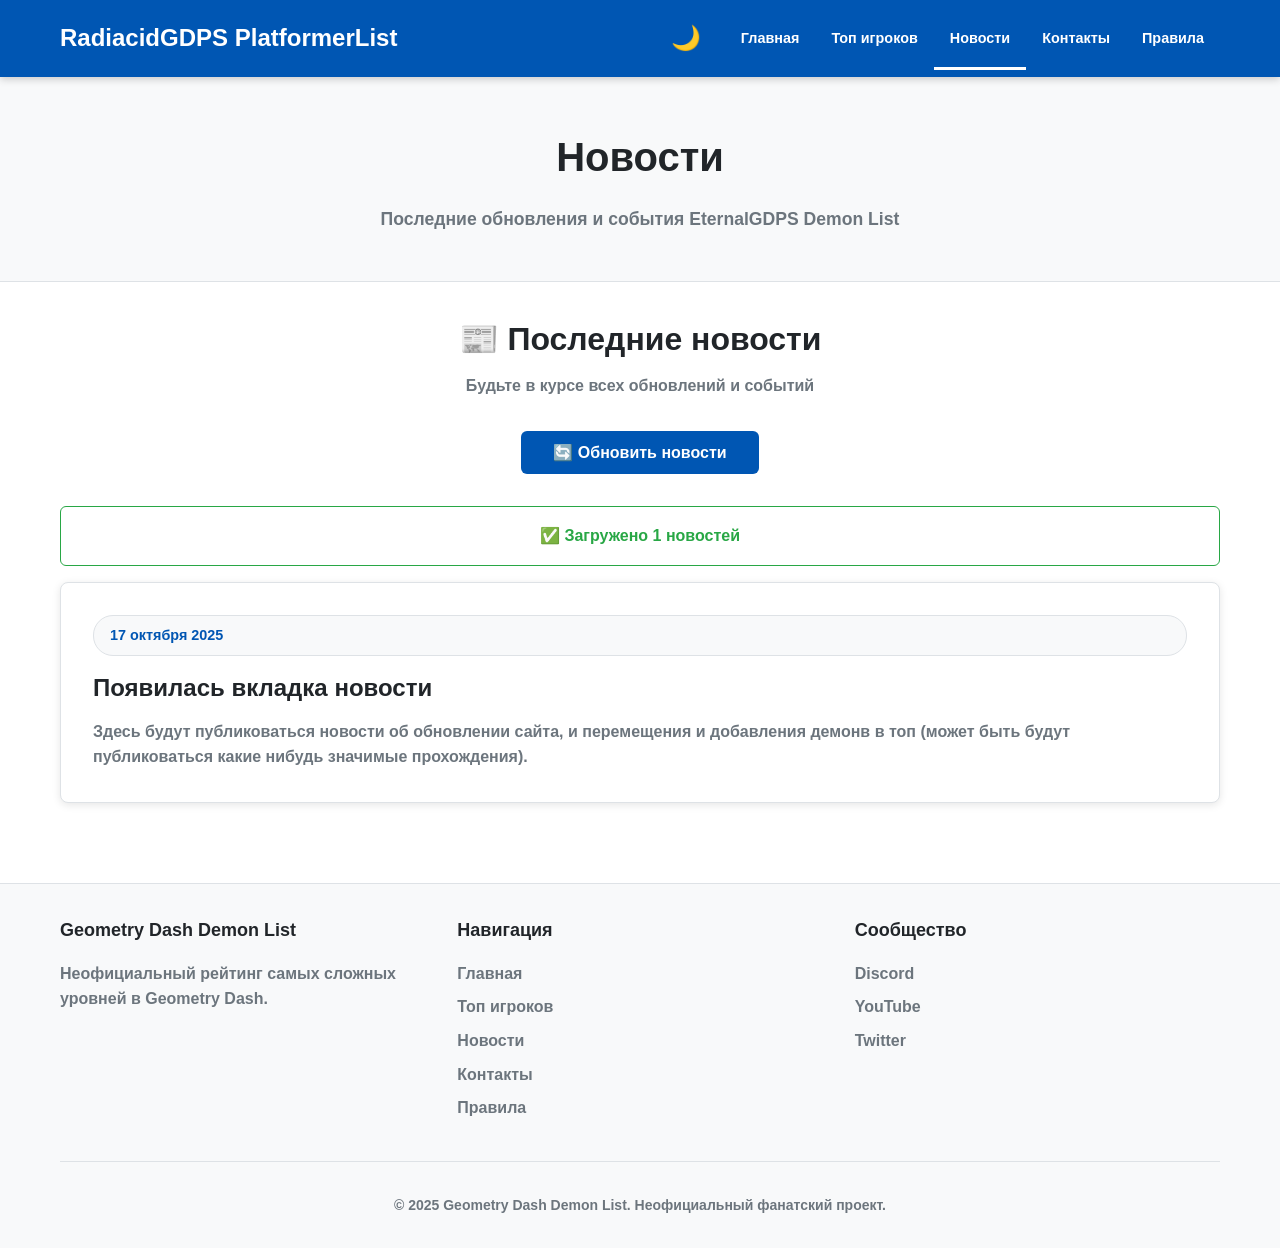
<file: news.html>
<!DOCTYPE html>
<html lang="ru">
<head>
    <meta charset="UTF-8">
    <meta name="viewport" content="width=device-width, initial-scale=1.0">
    <title>Новости - Radiacid GDPS</title>
    <style>
        :root {
            --bg-primary: #ffffff;
            --bg-secondary: #f8f9fa;
            --bg-tertiary: #e9ecef;
            --text-primary: #212529;
            --text-secondary: #6c757d;
            --accent-blue: #0056b3;
            --accent-green: #28a745;
            --border-color: #dee2e6;
            --card-shadow: 0 2px 8px rgba(0,0,0,0.1);
            --header-blue: #0056b3;
        }
        
        [data-theme="dark"] {
            --bg-primary: #1a1a1a;
            --bg-secondary: #2d2d2d;
            --bg-tertiary: #3d3d3d;
            --text-primary: #ffffff;
            --text-secondary: #b0b0b0;
            --accent-blue: #4d8fe5;
            --accent-green: #34c759;
            --border-color: #404040;
            --card-shadow: 0 2px 8px rgba(0,0,0,0.3);
            --header-blue: #003d82;
        }
        
        * {
            margin: 0;
            padding: 0;
            box-sizing: border-box;
            font-family: 'Segoe UI', Tahoma, Geneva, Verdana, sans-serif;
        }
        
        body {
            background-color: var(--bg-primary);
            color: var(--text-primary);
            line-height: 1.6;
            transition: all 0.3s ease;
            font-weight: 600;
        }
        
        .container {
            max-width: 1200px;
            margin: 0 auto;
            padding: 0 20px;
        }
        
        /* Header */
        header {
            background: var(--header-blue);
            border-bottom: 1px solid var(--header-blue);
            padding: 1rem 0 0 0;
            position: sticky;
            top: 0;
            z-index: 100;
            box-shadow: 0 2px 8px rgba(0,0,0,0.2);
        }
        
        .header-content {
            display: flex;
            justify-content: space-between;
            align-items: center;
            padding-bottom: 1rem;
        }
        
        .logo {
            font-size: 1.5rem;
            font-weight: 800;
            color: white;
            text-decoration: none;
        }
        
        .header-controls {
            display: flex;
            align-items: center;
            gap: 1rem;
        }
        
        .theme-toggle {
            background: none;
            border: none;
            color: white;
            cursor: pointer;
            font-size: 1.5rem;
            transition: all 0.3s ease;
            padding: 0.5rem;
        }
        
        .theme-toggle:hover {
            transform: scale(1.1);
        }
        
        nav ul {
            display: flex;
            list-style: none;
            gap: 0;
        }
        
        nav ul li a {
            color: white;
            text-decoration: none;
            font-weight: 600;
            padding: 0.5rem 1rem;
            transition: all 0.2s;
            font-size: 0.9rem;
            position: relative;
        }
        
        nav ul li a::after {
            content: '';
            position: absolute;
            bottom: -1rem;
            left: 0;
            width: 100%;
            height: 3px;
            background: white;
            transform: scaleX(0);
            transition: transform 0.3s ease;
        }
        
        nav ul li a.active::after {
            transform: scaleX(1);
        }
        
        nav ul li a:hover::after {
            transform: scaleX(1);
        }
        
        /* Hero Section */
        .hero {
            padding: 3rem 0;
            text-align: center;
            background: var(--bg-secondary);
            border-bottom: 1px solid var(--border-color);
        }
        
        .hero h1 {
            font-size: 2.5rem;
            margin-bottom: 1rem;
            color: var(--text-primary);
            font-weight: 800;
        }
        
        .hero p {
            font-size: 1.1rem;
            color: var(--text-secondary);
            max-width: 600px;
            margin: 0 auto;
            font-weight: 600;
        }
        
        /* News Section */
        .news-section {
            padding: 2rem 0;
        }
        
        .section-header {
            margin-bottom: 2rem;
            text-align: center;
        }
        
        .section-header h2 {
            font-size: 2rem;
            margin-bottom: 0.5rem;
            color: var(--text-primary);
            font-weight: 800;
        }
        
        .section-header p {
            color: var(--text-secondary);
            font-weight: 600;
        }
        
        .news-grid {
            display: grid;
            grid-template-columns: repeat(auto-fit, minmax(400px, 1fr));
            gap: 1.5rem;
        }
        
        .news-card {
            background: var(--bg-primary);
            border: 1px solid var(--border-color);
            border-radius: 8px;
            padding: 2rem;
            transition: all 0.2s;
            cursor: pointer;
            box-shadow: var(--card-shadow);
            display: flex;
            flex-direction: column;
            gap: 1rem;
        }
        
        .news-card:hover {
            border-color: var(--accent-blue);
            box-shadow: 0 4px 12px rgba(0,0,0,0.15);
            transform: translateY(-2px);
        }
        
        .news-date {
            font-size: 0.9rem;
            color: var(--accent-blue);
            font-weight: 700;
            padding: 0.5rem 1rem;
            background: var(--bg-secondary);
            border-radius: 20px;
            display: inline-block;
            border: 1px solid var(--border-color);
        }
        
        .news-title {
            font-size: 1.5rem;
            font-weight: 800;
            color: var(--text-primary);
            line-height: 1.3;
        }
        
        .news-content {
            color: var(--text-secondary);
            font-size: 1rem;
            font-weight: 600;
            line-height: 1.6;
        }
        
        /* Refresh Button */
        .refresh-btn {
            display: block;
            margin: 2rem auto;
            padding: 0.75rem 2rem;
            background: var(--accent-blue);
            color: white;
            border: none;
            border-radius: 6px;
            cursor: pointer;
            font-size: 1rem;
            font-weight: 700;
            transition: all 0.2s;
        }
        
        .refresh-btn:hover {
            background: #004494;
            transform: translateY(-1px);
        }
        
        /* Status */
        .sync-status {
            text-align: center;
            padding: 1rem;
            background: var(--bg-secondary);
            border-radius: 6px;
            margin: 1rem 0;
            color: var(--text-secondary);
            border: 1px solid var(--border-color);
            font-weight: 600;
        }
        
        .sync-status.synced {
            color: var(--accent-green);
            border-color: var(--accent-green);
            background: var(--bg-primary);
        }
        
        .error-message {
            text-align: center;
            padding: 1rem;
            background: #f8d7da;
            border: 1px solid #f5c6cb;
            border-radius: 6px;
            margin: 1rem 0;
            color: #721c24;
            font-weight: 600;
        }
        
        [data-theme="dark"] .error-message {
            background: #5c2a2a;
            border-color: #7a3a3a;
            color: #ffb3b3;
        }
        
        .empty-state {
            text-align: center;
            padding: 3rem;
            color: var(--text-secondary);
            grid-column: 1 / -1;
        }
        
        .empty-state .icon {
            font-size: 4rem;
            margin-bottom: 1rem;
        }
        
        /* Footer */
        footer {
            background: var(--bg-secondary);
            border-top: 1px solid var(--border-color);
            padding: 2rem 0;
            margin-top: 3rem;
        }
        
        .footer-content {
            display: grid;
            grid-template-columns: repeat(auto-fit, minmax(250px, 1fr));
            gap: 2rem;
        }
        
        .footer-section h3 {
            font-size: 1.125rem;
            margin-bottom: 1rem;
            color: var(--text-primary);
            font-weight: 800;
        }
        
        .footer-section p, .footer-section a {
            color: var(--text-secondary);
            margin-bottom: 0.5rem;
            display: block;
            text-decoration: none;
            transition: color 0.2s;
            font-weight: 600;
        }
        
        .footer-section a:hover {
            color: var(--accent-blue);
        }
        
        .copyright {
            text-align: center;
            padding-top: 2rem;
            border-top: 1px solid var(--border-color);
            color: var(--text-secondary);
            margin-top: 2rem;
            font-size: 0.875rem;
            font-weight: 600;
        }
        
        /* Responsive */
        @media (max-width: 768px) {
            .header-content {
                flex-direction: column;
                gap: 1rem;
            }
            
            .header-controls {
                order: -1;
                width: 100%;
                justify-content: space-between;
            }
            
            nav ul {
                gap: 0;
            }
            
            nav ul li a {
                padding: 0.4rem 0.8rem;
                font-size: 0.9rem;
            }
            
            .hero h1 {
                font-size: 2rem;
            }
            
            .news-grid {
                grid-template-columns: 1fr;
                gap: 1rem;
            }
            
            .news-card {
                padding: 1.5rem;
            }
            
            .footer-content {
                grid-template-columns: 1fr;
            }
        }
        
        @media (max-width: 480px) {
            .hero {
                padding: 2rem 0;
            }
            
            .hero h1 {
                font-size: 1.75rem;
            }
            
            .section-header h2 {
                font-size: 1.5rem;
            }
            
            nav ul {
                flex-wrap: wrap;
                justify-content: center;
            }
            
            .news-card {
                padding: 1rem;
            }
            
            nav ul li a::after {
                bottom: -0.5rem;
            }
        }
    </style>
</head>
<body>
    <header>
        <div class="container">
            <div class="header-content">
                <a href="index.html" class="logo">RadiacidGDPS PlatformerList</a>
                <div class="header-controls">
                    <button class="theme-toggle" onclick="toggleTheme()">
                        🌙
                    </button>
                    <nav>
                        <ul>
                            <li><a href="index.html">Главная</a></li>
                            <li><a href="players.html">Топ игроков</a></li>
                            <li><a href="news.html" class="active">Новости</a></li>
                            <li><a href="contacts.html">Контакты</a></li>
                            <li><a href="rules.html">Правила</a></li>
                        </ul>
                    </nav>
                </div>
            </div>
        </div>
    </header>
    
    <section class="hero">
        <div class="container">
            <h1>Новости</h1>
            <p>Последние обновления и события EternalGDPS Demon List</p>
        </div>
    </section>
    
    <section class="news-section">
        <div class="container">
            <div class="section-header">
                <h2>📰 Последние новости</h2>
                <p>Будьте в курсе всех обновлений и событий</p>
            </div>

            <button class="refresh-btn" onclick="refreshData()">
                🔄 Обновить новости
            </button>
            
            <div id="syncStatus" class="sync-status">
                Загрузка новостей...
            </div>

            <div id="errorContainer"></div>
            
            <div class="news-grid" id="newsGrid">
                <!-- Новости будут загружены через JavaScript -->
            </div>
        </div>
    </section>
    
    <footer>
        <div class="container">
            <div class="footer-content">
                <div class="footer-section">
                    <h3>Geometry Dash Demon List</h3>
                    <p>Неофициальный рейтинг самых сложных уровней в Geometry Dash.</p>
                </div>
                <div class="footer-section">
                    <h3>Навигация</h3>
                    <a href="index.html">Главная</a>
                    <a href="players.html">Топ игроков</a>
                    <a href="news.html">Новости</a>
                    <a href="contacts.html">Контакты</a>
                    <a href="rules.html">Правила</a>
                </div>
                <div class="footer-section">
                    <h3>Сообщество</h3>
                    <a href="#">Discord</a>
                    <a href="#">YouTube</a>
                    <a href="#">Twitter</a>
                </div>
            </div>
            <div class="copyright">
                <p>&copy; 2025 Geometry Dash Demon List. Неофициальный фанатский проект.</p>
            </div>
        </div>
    </footer>

    <script>
        // ========== THEME TOGGLE ==========
        
        function toggleTheme() {
            const currentTheme = document.documentElement.getAttribute('data-theme');
            const newTheme = currentTheme === 'dark' ? 'light' : 'dark';
            
            document.documentElement.setAttribute('data-theme', newTheme);
            localStorage.setItem('theme', newTheme);
            
            const themeButton = document.querySelector('.theme-toggle');
            themeButton.textContent = newTheme === 'dark' ? '☀️' : '🌙';
        }
        
        function loadTheme() {
            const savedTheme = localStorage.getItem('theme') || 'light';
            document.documentElement.setAttribute('data-theme', savedTheme);
            
            const themeButton = document.querySelector('.theme-toggle');
            themeButton.textContent = savedTheme === 'dark' ? '☀️' : '🌙';
        }

        // ========== NEWS DATA SYSTEM ==========
        
        let news = [];

        // ========== DATA MANAGEMENT ==========

        function showError(message) {
            const errorContainer = document.getElementById('errorContainer');
            errorContainer.innerHTML = `
                <div class="error-message">
                    <strong>Ошибка:</strong> ${message}
                </div>
            `;
        }

        async function loadNewsFromJSON() {
            try {
                console.log('📥 Загрузка новостей из news.json...');
                
                const response = await fetch('data/news.json');
                if (!response.ok) throw new Error('Файл news.json не найден');
                
                const data = await response.json();
                
                if (data.news && Array.isArray(data.news)) {
                    news = data.news.sort((a, b) => {
                        return parseInt(b.id) - parseInt(a.id);
                    });
                    
                    console.log('✅ Новости загружены из news.json:', news.length);
                    return true;
                } else {
                    throw new Error('Неверный формат news.json - отсутствует массив news');
                }
                
            } catch (error) {
                console.error('❌ Ошибка загрузки новостей:', error);
                showError('Ошибка загрузки новостей: ' + error.message);
                return false;
            }
        }

        function updateSyncStatus(message) {
            const statusElement = document.getElementById('syncStatus');
            if (statusElement) {
                statusElement.textContent = message;
                statusElement.className = 'sync-status ' + (message.includes('✅') ? 'synced' : '');
            }
        }

        // ========== RENDERING ==========

        function renderNews() {
            const newsGrid = document.getElementById('newsGrid');
            
            if (!newsGrid) {
                console.error('❌ Element newsGrid not found');
                return;
            }
            
            newsGrid.innerHTML = '';
            
            if (news.length === 0) {
                newsGrid.innerHTML = `
                    <div class="empty-state">
                        <div class="icon">📰</div>
                        <div style="font-size: 1.25rem; margin-bottom: 0.5rem; font-weight: 700;">Новости не найдены</div>
                        <div style="font-weight: 600;">Проверьте файл data/news.json</div>
                    </div>
                `;
                return;
            }
            
            news.forEach(newsItem => {
                const newsCard = document.createElement('div');
                newsCard.className = 'news-card';
                newsCard.innerHTML = `
                    <div class="news-date">${newsItem.date}</div>
                    <h3 class="news-title">${newsItem.title}</h3>
                    <div class="news-content">${newsItem.content}</div>
                `;
                newsGrid.appendChild(newsCard);
            });
        }

        // ========== UTILITY FUNCTIONS ==========

        async function refreshData() {
            console.log('🔄 Обновление новостей...');
            await loadNewsFromJSON();
            renderNews();
            updateSyncStatus(`✅ Загружено ${news.length} новостей`);
            
            document.querySelectorAll('.news-card').forEach((card, index) => {
                card.style.opacity = '0';
                card.style.transform = 'translateY(20px)';
                
                setTimeout(() => {
                    card.style.transition = 'opacity 0.3s, transform 0.3s';
                    card.style.opacity = '1';
                    card.style.transform = 'translateY(0)';
                }, index * 100);
            });
        }

        // ========== INITIALIZATION ==========

        async function initializeData() {
            console.log('🎮 Инициализация страницы новостей...');
            loadTheme();
            await loadNewsFromJSON();
            renderNews();
            updateSyncStatus(`✅ Загружено ${news.length} новостей`);
            
            setTimeout(() => {
                document.querySelectorAll('.news-card').forEach((card, index) => {
                    card.style.opacity = '0';
                    card.style.transform = 'translateY(20px)';
                    
                    setTimeout(() => {
                        card.style.transition = 'opacity 0.3s, transform 0.3s';
                        card.style.opacity = '1';
                        card.style.transform = 'translateY(0)';
                    }, index * 100);
                });
            }, 100);
        }

        // Глобальные функции
        window.refreshData = refreshData;
        window.toggleTheme = toggleTheme;

        // Запуск при загрузке страницы
        document.addEventListener('DOMContentLoaded', function() {
            console.log('🚀 News.html загружен, начинаем инициализацию...');
            initializeData();
        });
    </script>
</body>
</html>
</file>
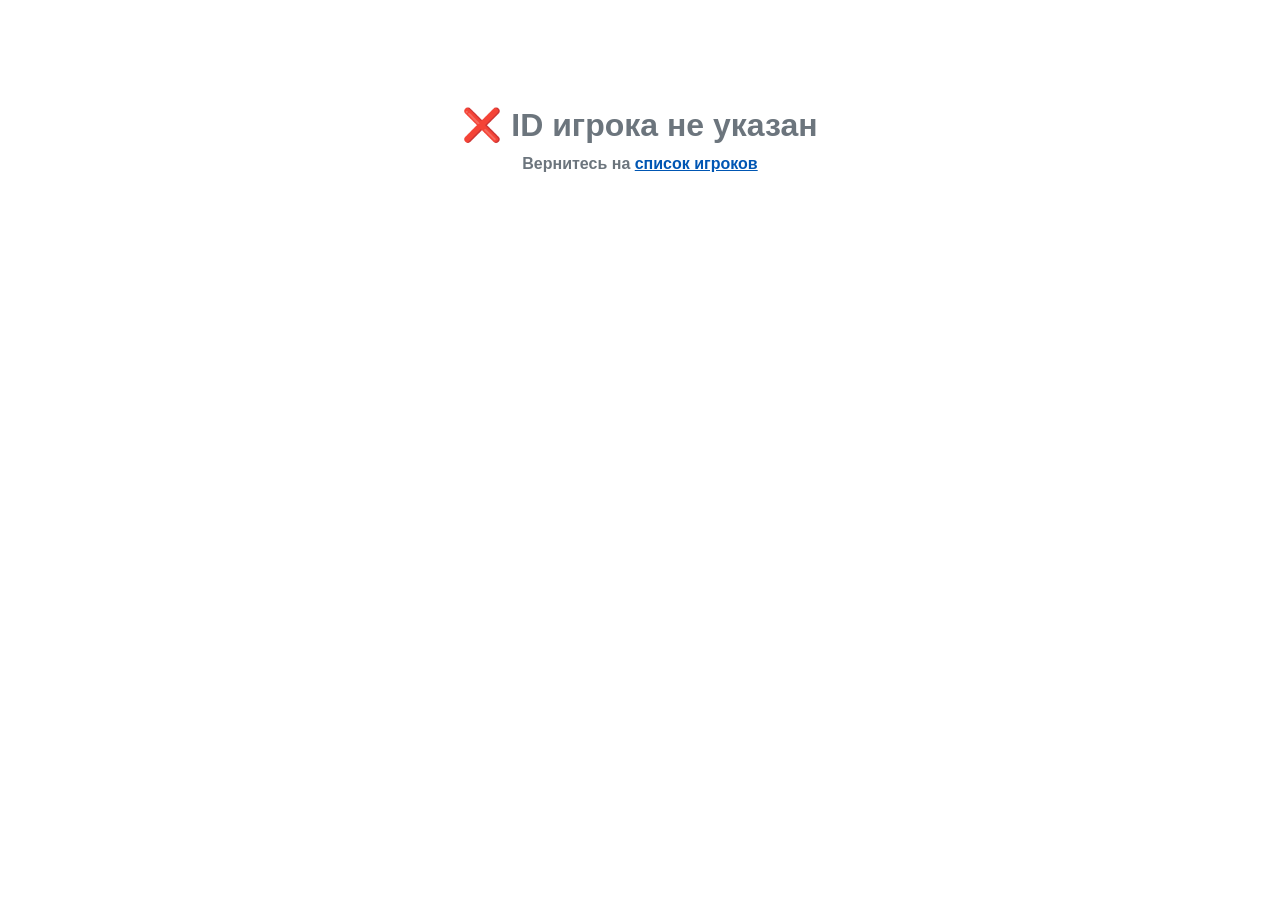
<file: player.html>
<!DOCTYPE html>
<html lang="ru">
<head>
    <meta charset="UTF-8">
    <meta name="viewport" content="width=device-width, initial-scale=1.0">
    <title>Профиль игрока - Radiacid GDPS</title>
    <style>
        :root {
            --bg-primary: #ffffff;
            --bg-secondary: #f8f9fa;
            --bg-tertiary: #e9ecef;
            --text-primary: #212529;
            --text-secondary: #6c757d;
            --accent-blue: #0056b3;
            --accent-green: #28a745;
            --border-color: #dee2e6;
            --card-shadow: 0 2px 8px rgba(0,0,0,0.1);
            --header-blue: #0056b3;
        }
        
        [data-theme="dark"] {
            --bg-primary: #1a1a1a;
            --bg-secondary: #2d2d2d;
            --bg-tertiary: #3d3d3d;
            --text-primary: #ffffff;
            --text-secondary: #b0b0b0;
            --accent-blue: #4d8fe5;
            --accent-green: #34c759;
            --border-color: #404040;
            --card-shadow: 0 2px 8px rgba(0,0,0,0.3);
            --header-blue: #003d82;
        }
        
        * {
            margin: 0;
            padding: 0;
            box-sizing: border-box;
            font-family: 'Segoe UI', Tahoma, Geneva, Verdana, sans-serif;
        }
        
        body {
            background-color: var(--bg-primary);
            color: var(--text-primary);
            line-height: 1.6;
            transition: all 0.3s ease;
            font-weight: 600;
        }
        
        .container {
            max-width: 1200px;
            margin: 0 auto;
            padding: 0 20px;
        }
        
        /* Header */
        header {
            background: var(--header-blue);
            border-bottom: 1px solid var(--header-blue);
            padding: 1rem 0 0 0;
            position: sticky;
            top: 0;
            z-index: 100;
            box-shadow: 0 2px 8px rgba(0,0,0,0.2);
        }
        
        .header-content {
            display: flex;
            justify-content: space-between;
            align-items: center;
            padding-bottom: 1rem;
        }
        
        .logo {
            font-size: 1.5rem;
            font-weight: 800;
            color: white;
            text-decoration: none;
        }
        
        .header-controls {
            display: flex;
            align-items: center;
            gap: 1rem;
        }
        
        .theme-toggle {
            background: none;
            border: none;
            color: white;
            cursor: pointer;
            font-size: 1.5rem;
            transition: all 0.3s ease;
            padding: 0.5rem;
        }
        
        .theme-toggle:hover {
            transform: scale(1.1);
        }
        
        nav ul {
            display: flex;
            list-style: none;
            gap: 0;
        }
        
        nav ul li a {
            color: white;
            text-decoration: none;
            font-weight: 600;
            padding: 0.5rem 1rem;
            transition: all 0.2s;
            font-size: 0.9rem;
            position: relative;
        }
        
        nav ul li a::after {
            content: '';
            position: absolute;
            bottom: -1rem;
            left: 0;
            width: 100%;
            height: 3px;
            background: white;
            transform: scaleX(0);
            transition: transform 0.3s ease;
        }
        
        nav ul li a.active::after {
            transform: scaleX(1);
        }
        
        nav ul li a:hover::after {
            transform: scaleX(1);
        }
        
        /* Breadcrumb */
        .breadcrumb {
            padding: 1.5rem 0;
            color: var(--text-secondary);
            font-size: 0.9rem;
            font-weight: 600;
            background: var(--bg-secondary);
            border-bottom: 1px solid var(--border-color);
        }
        
        .breadcrumb a {
            color: var(--accent-blue);
            text-decoration: none;
            transition: color 0.2s;
        }
        
        .breadcrumb a:hover {
            color: var(--text-primary);
        }
        
        /* Player Header */
        .player-header {
            padding: 3rem 0;
            text-align: center;
            background: var(--bg-secondary);
            border-bottom: 1px solid var(--border-color);
        }
        
        .player-name {
            font-size: 2.5rem;
            margin-bottom: 1rem;
            color: var(--text-primary);
            font-weight: 800;
        }
        
        .player-description {
            font-size: 1.1rem;
            color: var(--text-secondary);
            max-width: 600px;
            margin: 0 auto 2rem;
            font-weight: 600;
        }
        
        .player-meta {
            display: flex;
            justify-content: center;
            gap: 2rem;
            flex-wrap: wrap;
        }
        
        .meta-item {
            text-align: center;
            background: var(--bg-primary);
            padding: 1rem 1.5rem;
            border-radius: 8px;
            border: 1px solid var(--border-color);
            box-shadow: var(--card-shadow);
        }
        
        .meta-value {
            font-size: 1.5rem;
            font-weight: 800;
            color: var(--accent-blue);
            display: block;
        }
        
        .meta-label {
            font-size: 0.9rem;
            color: var(--text-secondary);
            margin-top: 0.5rem;
            font-weight: 600;
        }
        
        /* Player Content */
        .player-content {
            padding: 3rem 0;
        }
        
        .content-row {
            display: flex;
            justify-content: center;
            gap: 2rem;
            width: 100%;
            max-width: 1400px;
            margin: 0 auto 2rem;
        }
        
        @media (max-width: 1024px) {
            .content-row {
                flex-direction: column;
                align-items: center;
            }
        }
        
        /* Profile Section */
        .profile-section {
            background: var(--bg-primary);
            border-radius: 8px;
            padding: 2rem;
            border: 1px solid var(--border-color);
            width: 100%;
            max-width: 400px;
            text-align: center;
            box-shadow: var(--card-shadow);
        }
        
        .profile-section h2 {
            margin-bottom: 1.5rem;
            color: var(--text-primary);
            font-size: 1.5rem;
            font-weight: 800;
            display: flex;
            align-items: center;
            gap: 0.5rem;
            justify-content: center;
        }
        
        .player-avatar-large {
            width: 120px;
            height: 120px;
            border-radius: 50%;
            margin: 0 auto 1.5rem;
            display: flex;
            align-items: center;
            justify-content: center;
            background: var(--bg-tertiary);
            color: var(--text-secondary);
            font-size: 3rem;
            font-weight: 800;
            border: 4px solid var(--border-color);
            box-shadow: var(--card-shadow);
        }
        
        .player-stats {
            display: flex;
            flex-direction: column;
            gap: 1rem;
            margin-top: 1.5rem;
        }
        
        .stat-item {
            display: flex;
            justify-content: space-between;
            padding: 0.75rem 0;
            border-bottom: 1px solid var(--border-color);
        }
        
        .stat-label {
            color: var(--text-secondary);
            font-weight: 600;
        }
        
        .stat-value {
            font-weight: 800;
            color: var(--text-primary);
        }
        
        /* Hardest Demon Section */
        .hardest-demon-section {
            background: var(--bg-primary);
            border-radius: 8px;
            padding: 2rem;
            border: 1px solid var(--border-color);
            width: 100%;
            max-width: 400px;
            text-align: center;
            box-shadow: var(--card-shadow);
        }
        
        .hardest-demon-section h2 {
            margin-bottom: 1.5rem;
            color: var(--text-primary);
            font-size: 1.5rem;
            font-weight: 800;
            display: flex;
            align-items: center;
            gap: 0.5rem;
            justify-content: center;
        }
        
        .hardest-demon-card {
            background: var(--bg-secondary);
            border-radius: 8px;
            padding: 1.5rem;
            border: 2px solid var(--accent-blue);
            transition: all 0.2s;
            cursor: pointer;
            box-shadow: var(--card-shadow);
        }
        
        .hardest-demon-card:hover {
            transform: translateY(-2px);
            box-shadow: 0 4px 12px rgba(0,0,0,0.15);
            border-color: var(--accent-green);
        }
        
        .hardest-demon-name {
            font-size: 1.25rem;
            font-weight: 800;
            margin-bottom: 0.5rem;
            color: var(--text-primary);
        }
        
        .hardest-demon-creator {
            color: var(--text-secondary);
            margin-bottom: 0.75rem;
            font-weight: 600;
        }
        
        .hardest-demon-points {
            font-size: 1.125rem;
            color: var(--accent-green);
            font-weight: 800;
            margin-bottom: 0.75rem;
        }
        
        .progress-container {
            display: flex;
            align-items: center;
            gap: 0.75rem;
            margin: 1rem 0;
        }
        
        .progress-bar {
            flex: 1;
            height: 6px;
            background: var(--bg-tertiary);
            border-radius: 3px;
            overflow: hidden;
        }
        
        .progress-fill {
            height: 100%;
            border-radius: 3px;
            transition: width 0.3s ease;
        }
        
        .progress-100 {
            background: var(--accent-green);
        }
        
        .progress-partial {
            background: var(--accent-blue);
        }
        
        .progress-text {
            font-size: 0.8rem;
            color: var(--text-secondary);
            min-width: 35px;
            text-align: right;
            font-weight: 600;
        }
        
        .completion-date {
            font-size: 0.8rem;
            color: var(--text-secondary);
            margin-top: 0.5rem;
            font-style: italic;
            font-weight: 600;
        }
        
        /* Completions Section */
        .completions-section {
            background: var(--bg-primary);
            border-radius: 8px;
            padding: 2rem;
            border: 1px solid var(--border-color);
            width: 100%;
            max-width: 800px;
            box-shadow: var(--card-shadow);
        }
        
        .completions-section h2 {
            margin-bottom: 1.5rem;
            color: var(--text-primary);
            font-size: 1.5rem;
            font-weight: 800;
            display: flex;
            align-items: center;
            gap: 0.5rem;
        }
        
        .completions-list {
            display: flex;
            flex-direction: column;
            gap: 1rem;
            max-height: 600px;
            overflow-y: auto;
            padding: 0.5rem;
        }
        
        .completion-item {
            display: flex;
            align-items: center;
            gap: 1rem;
            padding: 1rem;
            background: var(--bg-secondary);
            border-radius: 6px;
            border: 1px solid var(--border-color);
            transition: all 0.2s;
            cursor: pointer;
        }
        
        .completion-item:hover {
            border-color: var(--accent-blue);
            transform: translateX(5px);
        }
        
        .demon-rank {
            width: 50px;
            text-align: center;
            font-weight: 800;
            color: var(--text-secondary);
            flex-shrink: 0;
        }
        
        .rank.top-1 {
            color: #ffd700;
        }
        
        .rank.top-3 {
            color: #c0c0c0;
        }
        
        .rank.top-10 {
            color: #cd7f32;
        }
        
        .demon-info {
            flex: 1;
            text-align: left;
        }
        
        .demon-name {
            font-weight: 700;
            margin-bottom: 0.5rem;
            color: var(--text-primary);
            font-size: 1.1rem;
        }
        
        .demon-creator {
            font-size: 0.9rem;
            color: var(--text-secondary);
            font-weight: 600;
        }
        
        .demon-points {
            font-size: 1rem;
            color: var(--accent-green);
            font-weight: 800;
            min-width: 80px;
            text-align: right;
        }
        
        .no-completions {
            text-align: center;
            padding: 3rem;
            color: var(--text-secondary);
            background: var(--bg-secondary);
            border-radius: 8px;
            border: 2px dashed var(--border-color);
        }
        
        .no-completions .icon {
            font-size: 3rem;
            margin-bottom: 1rem;
        }
        
        /* Loading Animation */
        .loading {
            text-align: center;
            padding: 2rem;
            color: var(--text-secondary);
        }
        
        .loading-spinner {
            border: 3px solid var(--bg-tertiary);
            border-top: 3px solid var(--accent-blue);
            border-radius: 50%;
            width: 40px;
            height: 40px;
            animation: spin 1s linear infinite;
            margin: 0 auto 1rem;
        }
        
        @keyframes spin {
            0% { transform: rotate(0deg); }
            100% { transform: rotate(360deg); }
        }
        
        /* Scrollbar Styling */
        .completions-list::-webkit-scrollbar {
            width: 6px;
        }
        
        .completions-list::-webkit-scrollbar-track {
            background: var(--bg-secondary);
            border-radius: 3px;
        }
        
        .completions-list::-webkit-scrollbar-thumb {
            background: var(--accent-blue);
            border-radius: 3px;
        }
        
        .completions-list::-webkit-scrollbar-thumb:hover {
            background: var(--accent-green);
        }
        
        /* Footer */
        footer {
            background: var(--bg-secondary);
            border-top: 1px solid var(--border-color);
            padding: 2rem 0;
            margin-top: 3rem;
        }
        
        .footer-content {
            display: grid;
            grid-template-columns: repeat(auto-fit, minmax(250px, 1fr));
            gap: 2rem;
        }
        
        .footer-section h3 {
            font-size: 1.125rem;
            margin-bottom: 1rem;
            color: var(--text-primary);
            font-weight: 800;
        }
        
        .footer-section p, .footer-section a {
            color: var(--text-secondary);
            margin-bottom: 0.5rem;
            display: block;
            text-decoration: none;
            transition: color 0.2s;
            font-weight: 600;
        }
        
        .footer-section a:hover {
            color: var(--accent-blue);
        }
        
        .copyright {
            text-align: center;
            padding-top: 2rem;
            border-top: 1px solid var(--border-color);
            color: var(--text-secondary);
            margin-top: 2rem;
            font-size: 0.875rem;
            font-weight: 600;
        }
        
        /* Responsive */
        @media (max-width: 768px) {
            .header-content {
                flex-direction: column;
                gap: 1rem;
            }
            
            .header-controls {
                order: -1;
                width: 100%;
                justify-content: space-between;
            }
            
            nav ul {
                gap: 0;
            }
            
            nav ul li a {
                padding: 0.4rem 0.8rem;
                font-size: 0.9rem;
            }
            
            .player-name {
                font-size: 2rem;
            }
            
            .player-meta {
                gap: 1rem;
            }
            
            .meta-item {
                padding: 0.75rem 1rem;
            }
            
            .content-row {
                gap: 1.5rem;
            }
            
            .profile-section,
            .hardest-demon-section {
                padding: 1.5rem;
            }
            
            .player-avatar-large {
                width: 100px;
                height: 100px;
                font-size: 2.5rem;
            }
            
            .completions-section {
                padding: 1.5rem;
            }
            
            .footer-content {
                grid-template-columns: 1fr;
            }
        }
        
        @media (max-width: 480px) {
            .player-header {
                padding: 2rem 0;
            }
            
            .player-name {
                font-size: 1.75rem;
            }
            
            .player-meta {
                flex-direction: column;
                align-items: center;
            }
            
            .meta-item {
                width: 100%;
                max-width: 200px;
            }
            
            nav ul {
                flex-wrap: wrap;
                justify-content: center;
            }
            
            nav ul li a::after {
                bottom: -0.5rem;
            }
        }
    </style>
</head>
<body>
    <header>
        <div class="container">
            <div class="header-content">
                <a href="index.html" class="logo">RadiacidGDPS PlatformerList</a>
                <div class="header-controls">
                    <button class="theme-toggle" onclick="toggleTheme()">
                        🌙
                    </button>
                    <nav>
                        <ul>
                            <li><a href="index.html">Главная</a></li>
                            <li><a href="players.html">Топ игроков</a></li>
                            <li><a href="news.html">Новости</a></li>
                            <li><a href="contacts.html">Контакты</a></li>
                            <li><a href="rules.html">Правила</a></li>
                        </ul>
                    </nav>
                </div>
            </div>
        </div>
    </header>
    
    <div class="breadcrumb container">
        <a href="index.html">Главная</a> &gt; <a href="players.html">Топ игроков</a> &gt; <span id="breadcrumbPlayerName">Загрузка...</span>
    </div>
    
    <section class="player-header">
        <div class="container">
            <h1 id="playerName">Загрузка...</h1>
            <p class="player-description" id="playerDescription">Профиль игрока Geometry Dash</p>
            <div class="player-meta">
                <div class="meta-item">
                    <div class="meta-value" id="playerRank">#0</div>
                    <div class="meta-label">Ранг</div>
                </div>
                <div class="meta-item">
                    <div class="meta-value" id="playerPoints">0 pts</div>
                    <div class="meta-label">Очки</div>
                </div>
                <div class="meta-item">
                    <div class="meta-value" id="completedDemonsCount">0</div>
                    <div class="meta-label">Пройдено демонов</div>
                </div>
                <div class="meta-item">
                    <div class="meta-value" id="hardestDemonPoints">0</div>
                    <div class="meta-label">Сложнейший демон</div>
                </div>
            </div>
        </div>
    </section>
    
    <section class="player-content">
        <div class="container">
            <div class="content-row">
                <!-- Профиль игрока -->
                <div class="profile-section">
                    <h2>👤 Профиль</h2>
                    <div class="player-avatar-large" id="playerAvatarLarge">
                        <div class="loading-spinner"></div>
                    </div>
                    <div class="player-stats">
                        <div class="stat-item">
                            <span class="stat-label">Игрок:</span>
                            <span class="stat-value" id="statPlayerName">Загрузка...</span>
                        </div>
                        <div class="stat-item">
                            <span class="stat-label">Всего очков:</span>
                            <span class="stat-value" id="statTotalPoints">0</span>
                        </div>
                        <div class="stat-item">
                            <span class="stat-label">Пройдено демонов:</span>
                            <span class="stat-value" id="statCompletedDemons">0</span>
                        </div>
                        <div class="stat-item">
                            <span class="stat-label">Средний ранг:</span>
                            <span class="stat-value" id="statAverageRank">0</span>
                        </div>
                    </div>
                </div>
                
                <!-- Сложнейший демон -->
                <div class="hardest-demon-section">
                    <h2>🏆 Сложнейший демон</h2>
                    <div id="hardestDemonContainer">
                        <div class="loading">
                            <div class="loading-spinner"></div>
                            <div>Загрузка...</div>
                        </div>
                    </div>
                </div>
            </div>
            
            <div class="content-row">
                <!-- Все пройденные демоны -->
                <div class="completions-section">
                    <h2>🎯 Все пройденные демоны</h2>
                    <div class="completions-list" id="completionsList">
                        <div class="loading">
                            <div class="loading-spinner"></div>
                            <div>Загрузка списка демонов...</div>
                        </div>
                    </div>
                </div>
            </div>
        </div>
    </section>
    
    <footer>
        <div class="container">
            <div class="footer-content">
                <div class="footer-section">
                    <h3>Geometry Dash Demon List</h3>
                    <p>Неофициальный рейтинг самых сложных уровней в Geometry Dash.</p>
                </div>
                <div class="footer-section">
                    <h3>Навигация</h3>
                    <a href="index.html">Главная</a>
                    <a href="players.html">Топ игроков</a>
                    <a href="news.html">Новости</a>
                    <a href="contacts.html">Контакты</a>
                    <a href="rules.html">Правила</a>
                </div>
                <div class="footer-section">
                    <h3>Сообщество</h3>
                    <a href="#">Discord</a>
                    <a href="#">YouTube</a>
                    <a href="#">Twitter</a>
                </div>
            </div>
            <div class="copyright">
                <p>&copy; 2025 Geometry Dash Demon List. Неофициальный фанатский проект.</p>
            </div>
        </div>
    </footer>

    <script>
        // ========== THEME TOGGLE ==========
        
        function toggleTheme() {
            const currentTheme = document.documentElement.getAttribute('data-theme');
            const newTheme = currentTheme === 'dark' ? 'light' : 'dark';
            
            document.documentElement.setAttribute('data-theme', newTheme);
            localStorage.setItem('theme', newTheme);
            
            const themeButton = document.querySelector('.theme-toggle');
            themeButton.textContent = newTheme === 'dark' ? '☀️' : '🌙';
        }
        
        function loadTheme() {
            const savedTheme = localStorage.getItem('theme') || 'light';
            document.documentElement.setAttribute('data-theme', savedTheme);
            
            const themeButton = document.querySelector('.theme-toggle');
            themeButton.textContent = savedTheme === 'dark' ? '☀️' : '🌙';
        }

        // ========== PLAYER PROFILE PAGE ==========
        
        let currentPlayer = null;
        let allPlayers = [];
        let allDemons = [];

        function getPlayerIdFromURL() {
            const urlParams = new URLSearchParams(window.location.search);
            return urlParams.get('id');
        }

        function calculatePointsByRank(rank) {
            if (rank <= 50) {
                return Math.max(1000 - (rank - 1) * 20, 300);
            } else {
                return Math.max(300 - (rank - 51) * 5, 5);
            }
        }

        function calculatePointsWithProgress(demonRank, progress) {
            const basePoints = calculatePointsByRank(demonRank);
            
            if (progress === 100) {
                return basePoints;
            } else if (progress >= 51) {
                return Math.floor(basePoints / 4);
            } else {
                return 0;
            }
        }

        async function loadPlayerData() {
            const playerId = getPlayerIdFromURL();
            
            if (!playerId) {
                showError('ID игрока не указан');
                return;
            }

            try {
                const playersResponse = await fetch('./data/players.json');
                const playersData = await playersResponse.json();
                allPlayers = playersData.players || [];
                
                currentPlayer = allPlayers.find(p => p.id === playerId);
                
                if (!currentPlayer) {
                    showError('Игрок не найден');
                    return;
                }
                
                const demonsResponse = await fetch('./data/demons.json');
                const demonsData = await demonsResponse.json();
                allDemons = demonsData.demons || [];
                
                renderPlayerPage();
                
            } catch (error) {
                console.error('Ошибка загрузки данных:', error);
                showError('Ошибка загрузки данных');
            }
        }

        function renderPlayerPage() {
            if (!currentPlayer) return;
            
            document.title = `${currentPlayer.name} - Geometry Dash Demon List`;
            document.getElementById('breadcrumbPlayerName').textContent = currentPlayer.name;
            document.getElementById('playerName').textContent = currentPlayer.name;
            
            const avatarElement = document.getElementById('playerAvatarLarge');
            avatarElement.innerHTML = currentPlayer.avatar || currentPlayer.name.charAt(0);
            
            const playerStats = calculatePlayerStats();
            
            document.getElementById('playerRank').textContent = `#${playerStats.rank}`;
            document.getElementById('playerPoints').textContent = `${playerStats.totalPoints} pts`;
            document.getElementById('completedDemonsCount').textContent = playerStats.completedCount;
            document.getElementById('hardestDemonPoints').textContent = playerStats.hardestDemon ? playerStats.hardestDemon.points : '0';
            
            document.getElementById('statPlayerName').textContent = currentPlayer.name;
            document.getElementById('statTotalPoints').textContent = playerStats.totalPoints;
            document.getElementById('statCompletedDemons').textContent = playerStats.completedCount;
            document.getElementById('statAverageRank').textContent = playerStats.averageRank.toFixed(1);
            
            renderHardestDemon(playerStats.hardestDemon);
            renderCompletionsList(playerStats.completedDemons);
        }

        function calculatePlayerStats() {
            const stats = {
                totalPoints: 0,
                completedCount: 0,
                averageRank: 0,
                hardestDemon: null,
                completedDemons: [],
                rank: 1
            };
            
            if (!currentPlayer.completedDemons || currentPlayer.completedDemons.length === 0) {
                return stats;
            }
            
            const playersWithPoints = allPlayers.map(player => {
                const points = calculatePlayerTotalPoints(player);
                return { player, points };
            }).filter(p => p.points > 0);
            
            playersWithPoints.sort((a, b) => b.points - a.points);
            
            const currentPlayerPoints = calculatePlayerTotalPoints(currentPlayer);
            stats.rank = playersWithPoints.findIndex(p => p.player.id === currentPlayer.id) + 1;
            if (stats.rank === 0) stats.rank = playersWithPoints.length + 1;
            
            stats.completedDemons = currentPlayer.completedDemons.map(demonId => {
                const demon = allDemons.find(d => d.id === demonId);
                if (demon) {
                    const demonRank = calculateDemonRank(demon.id);
                    const progress = currentPlayer.progress ? currentPlayer.progress[demonId] || 100 : 100;
                    const points = calculatePointsWithProgress(demonRank, progress);
                    
                    const completionInfo = {
                        demon: demon,
                        rank: demonRank,
                        points: points,
                        progress: progress
                    };
                    
                    stats.totalPoints += points;
                    return completionInfo;
                }
                return null;
            }).filter(Boolean);
            
            stats.completedDemons.sort((a, b) => b.points - a.points);
            
            stats.completedCount = stats.completedDemons.length;
            stats.hardestDemon = stats.completedDemons[0] || null;
            
            if (stats.completedCount > 0) {
                const totalRank = stats.completedDemons.reduce((sum, comp) => sum + comp.rank, 0);
                stats.averageRank = totalRank / stats.completedCount;
            }
            
            return stats;
        }

        function calculatePlayerTotalPoints(player) {
            if (!player.completedDemons) return 0;
            
            return player.completedDemons.reduce((total, demonId) => {
                const demonRank = calculateDemonRank(demonId);
                const progress = player.progress ? player.progress[demonId] || 100 : 100;
                return total + calculatePointsWithProgress(demonRank, progress);
            }, 0);
        }

        function calculateDemonRank(demonId) {
            const sortedDemons = [...allDemons].sort((a, b) => {
                return allDemons.indexOf(a) - allDemons.indexOf(b);
            });
            
            return sortedDemons.findIndex(d => d.id === demonId) + 1;
        }

        function renderHardestDemon(hardestDemon) {
            const container = document.getElementById('hardestDemonContainer');
            
            if (!hardestDemon) {
                container.innerHTML = `
                    <div class="no-completions">
                        <div style="font-size: 2rem; margin-bottom: 1rem;">😔</div>
                        <div>Нет пройденных демонов</div>
                    </div>
                `;
                return;
            }
            
            const rankClass = hardestDemon.rank === 1 ? 'top-1' : 
                            hardestDemon.rank <= 3 ? 'top-3' : 
                            hardestDemon.rank <= 10 ? 'top-10' : '';
            
            const progressClass = hardestDemon.progress === 100 ? 'progress-100' : 'progress-partial';
            const progressText = hardestDemon.progress === 100 ? '100% (Полное)' : `${hardestDemon.progress}% (Частичное)`;
            
            container.innerHTML = `
                <div class="hardest-demon-card" onclick="openDemonPage('${hardestDemon.demon.id}')">
                    <div class="hardest-demon-name">${hardestDemon.demon.name}</div>
                    <div class="hardest-demon-creator">by ${hardestDemon.demon.creator}</div>
                    <div class="hardest-demon-points">${hardestDemon.points} pts</div>
                    <div class="progress-container">
                        <div class="progress-bar">
                            <div class="progress-fill ${progressClass}" style="width: ${hardestDemon.progress}%"></div>
                        </div>
                        <div class="progress-text">${progressText}</div>
                    </div>
                    <div class="completion-date">Ранг: #${hardestDemon.rank}</div>
                </div>
            `;
        }

        function renderCompletionsList(completedDemons) {
            const completionsList = document.getElementById('completionsList');
            
            if (!completedDemons || completedDemons.length === 0) {
                completionsList.innerHTML = `
                    <div class="no-completions">
                        <div style="font-size: 2rem; margin-bottom: 1rem;">😔</div>
                        <div>Нет пройденных демонов</div>
                        <div style="font-size: 0.9rem; margin-top: 0.5rem;">Этот игрок еще не прошел ни одного демона из списка</div>
                    </div>
                `;
                return;
            }
            
            completionsList.innerHTML = '';
            
            completedDemons.forEach(completion => {
                const rankClass = completion.rank === 1 ? 'top-1' : 
                                completion.rank <= 3 ? 'top-3' : 
                                completion.rank <= 10 ? 'top-10' : '';
                
                const progressClass = completion.progress === 100 ? 'progress-100' : 'progress-partial';
                const progressText = completion.progress === 100 ? '100%' : `${completion.progress}%`;
                
                const completionItem = document.createElement('div');
                completionItem.className = 'completion-item';
                completionItem.onclick = () => openDemonPage(completion.demon.id);
                completionItem.innerHTML = `
                    <div class="demon-rank ${rankClass}">#${completion.rank}</div>
                    <div class="demon-info">
                        <div class="demon-name">${completion.demon.name}</div>
                        <div class="demon-creator">by ${completion.demon.creator}</div>
                        <div class="progress-container">
                            <div class="progress-bar">
                                <div class="progress-fill ${progressClass}" style="width: ${completion.progress}%"></div>
                            </div>
                            <div class="progress-text">${progressText}</div>
                        </div>
                    </div>
                    <div class="demon-points">${completion.points} pts</div>
                `;
                completionsList.appendChild(completionItem);
            });
        }

        function openDemonPage(demonId) {
            window.location.href = `demon.html?id=${demonId}`;
        }

        function showError(message) {
            document.body.innerHTML = `
                <div style="text-align: center; padding: 100px; color: var(--text-secondary);">
                    <h1>❌ ${message}</h1>
                    <p>Вернитесь на <a href="players.html" style="color: var(--accent-blue);">список игроков</a></p>
                </div>
            `;
        }

        // Глобальные функции
        window.openDemonPage = openDemonPage;
        window.toggleTheme = toggleTheme;

        // Запускаем при загрузке страницы
        document.addEventListener('DOMContentLoaded', function() {
            loadTheme();
            loadPlayerData();
        });
    </script>
</body>
</html>
</file>
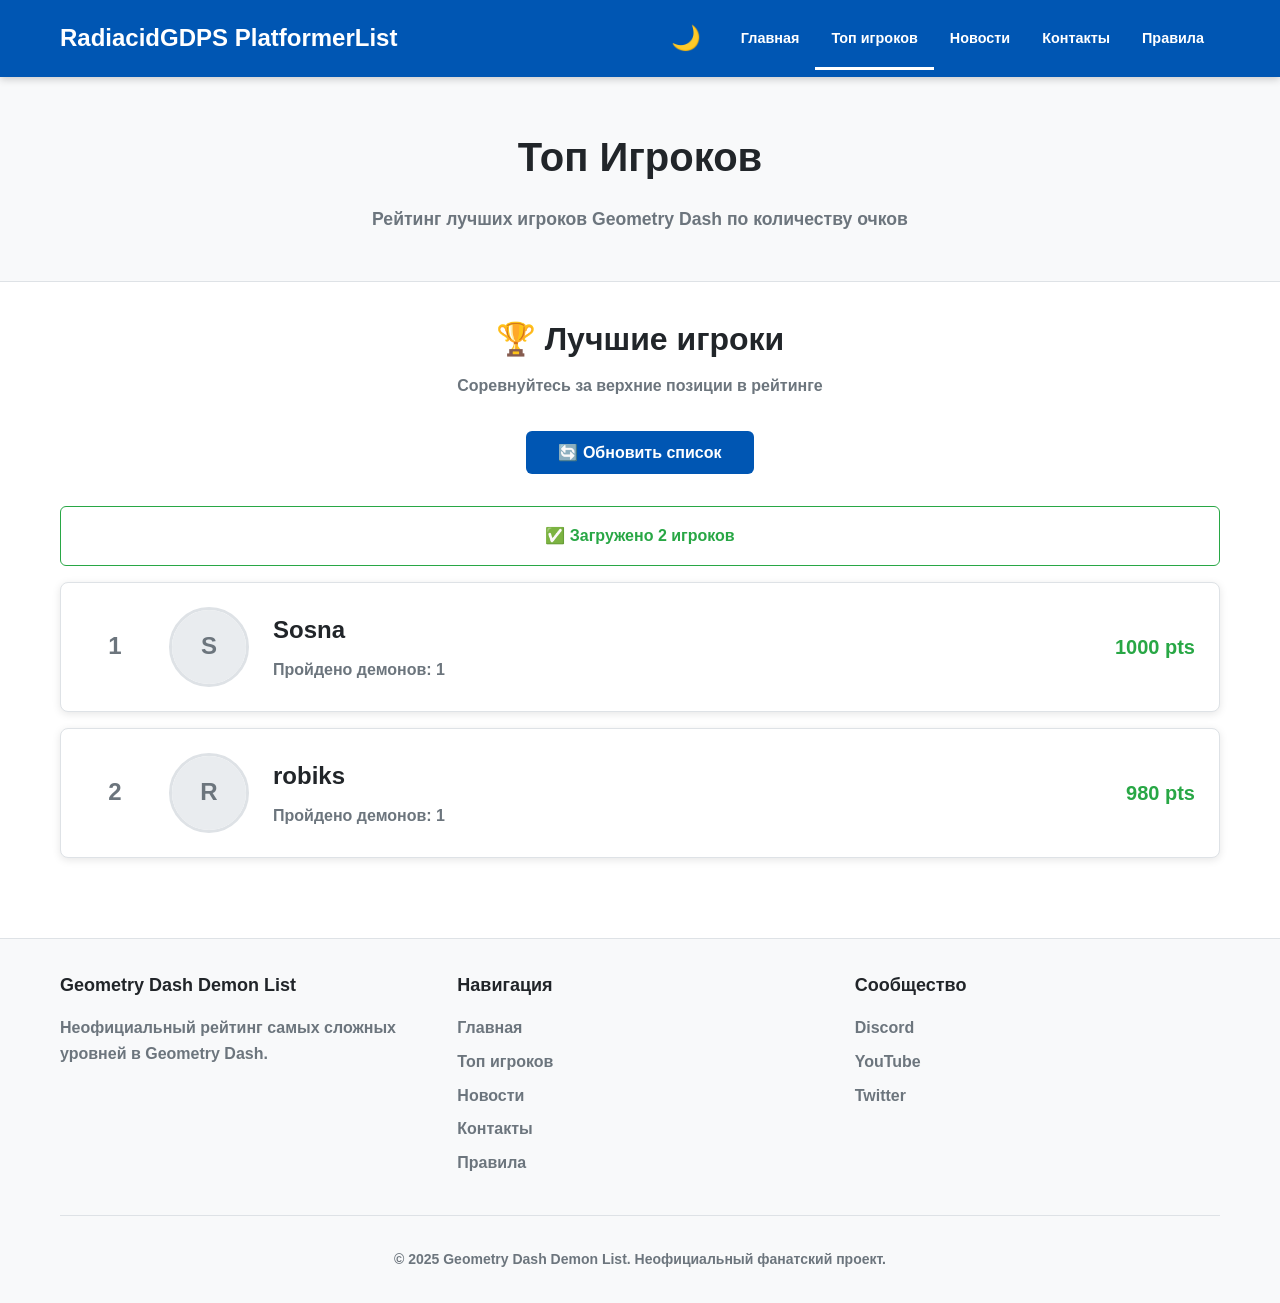
<file: players.html>
<!DOCTYPE html>
<html lang="ru">
<head>
    <meta charset="UTF-8">
    <meta name="viewport" content="width=device-width, initial-scale=1.0">
    <title>Топ Игроков - Radiacid GDPS</title>
    <style>
        :root {
            --bg-primary: #ffffff;
            --bg-secondary: #f8f9fa;
            --bg-tertiary: #e9ecef;
            --text-primary: #212529;
            --text-secondary: #6c757d;
            --accent-blue: #0056b3;
            --accent-green: #28a745;
            --border-color: #dee2e6;
            --card-shadow: 0 2px 8px rgba(0,0,0,0.1);
            --header-blue: #0056b3;
        }
        
        [data-theme="dark"] {
            --bg-primary: #1a1a1a;
            --bg-secondary: #2d2d2d;
            --bg-tertiary: #3d3d3d;
            --text-primary: #ffffff;
            --text-secondary: #b0b0b0;
            --accent-blue: #4d8fe5;
            --accent-green: #34c759;
            --border-color: #404040;
            --card-shadow: 0 2px 8px rgba(0,0,0,0.3);
            --header-blue: #003d82;
        }
        
        * {
            margin: 0;
            padding: 0;
            box-sizing: border-box;
            font-family: 'Segoe UI', Tahoma, Geneva, Verdana, sans-serif;
        }
        
        body {
            background-color: var(--bg-primary);
            color: var(--text-primary);
            line-height: 1.6;
            transition: all 0.3s ease;
            font-weight: 600;
        }
        
        .container {
            max-width: 1200px;
            margin: 0 auto;
            padding: 0 20px;
        }
        
        /* Header */
        header {
            background: var(--header-blue);
            border-bottom: 1px solid var(--header-blue);
            padding: 1rem 0 0 0;
            position: sticky;
            top: 0;
            z-index: 100;
            box-shadow: 0 2px 8px rgba(0,0,0,0.2);
        }
        
        .header-content {
            display: flex;
            justify-content: space-between;
            align-items: center;
            padding-bottom: 1rem;
        }
        
        .logo {
            font-size: 1.5rem;
            font-weight: 800;
            color: white;
            text-decoration: none;
        }
        
        .header-controls {
            display: flex;
            align-items: center;
            gap: 1rem;
        }
        
        .theme-toggle {
            background: none;
            border: none;
            color: white;
            cursor: pointer;
            font-size: 1.5rem;
            transition: all 0.3s ease;
            padding: 0.5rem;
        }
        
        .theme-toggle:hover {
            transform: scale(1.1);
        }
        
        nav ul {
            display: flex;
            list-style: none;
            gap: 0;
        }
        
        nav ul li a {
            color: white;
            text-decoration: none;
            font-weight: 600;
            padding: 0.5rem 1rem;
            transition: all 0.2s;
            font-size: 0.9rem;
            position: relative;
        }
        
        nav ul li a::after {
            content: '';
            position: absolute;
            bottom: -1rem;
            left: 0;
            width: 100%;
            height: 3px;
            background: white;
            transform: scaleX(0);
            transition: transform 0.3s ease;
        }
        
        nav ul li a.active::after {
            transform: scaleX(1);
        }
        
        nav ul li a:hover::after {
            transform: scaleX(1);
        }
        
        /* Hero Section */
        .hero {
            padding: 3rem 0;
            text-align: center;
            background: var(--bg-secondary);
            border-bottom: 1px solid var(--border-color);
        }
        
        .hero h1 {
            font-size: 2.5rem;
            margin-bottom: 1rem;
            color: var(--text-primary);
            font-weight: 800;
        }
        
        .hero p {
            font-size: 1.1rem;
            color: var(--text-secondary);
            max-width: 600px;
            margin: 0 auto;
            font-weight: 600;
        }
        
        /* Players List */
        .players-list {
            padding: 2rem 0;
        }
        
        .list-header {
            margin-bottom: 2rem;
            text-align: center;
        }
        
        .list-header h2 {
            font-size: 2rem;
            margin-bottom: 0.5rem;
            color: var(--text-primary);
            font-weight: 800;
        }
        
        .list-header p {
            color: var(--text-secondary);
            font-weight: 600;
        }
        
        .list-container {
            display: flex;
            flex-direction: column;
            gap: 1rem;
        }
        
        .player-row {
            background: var(--bg-primary);
            border: 1px solid var(--border-color);
            border-radius: 8px;
            padding: 1.5rem;
            display: flex;
            align-items: center;
            gap: 1.5rem;
            transition: all 0.2s;
            cursor: pointer;
            box-shadow: var(--card-shadow);
        }
        
        .player-row:hover {
            border-color: var(--accent-blue);
            box-shadow: 0 4px 12px rgba(0,0,0,0.15);
            transform: translateY(-2px);
        }
        
        .player-rank {
            font-size: 1.5rem;
            font-weight: 800;
            width: 60px;
            text-align: center;
            color: var(--text-secondary);
        }
        
        .rank.top-1 {
            color: #ffd700;
        }
        
        .rank.top-3 {
            color: #c0c0c0;
        }
        
        .rank.top-10 {
            color: #cd7f32;
        }
        
        .player-avatar {
            width: 80px;
            height: 80px;
            border-radius: 50%;
            overflow: hidden;
            flex-shrink: 0;
            background: var(--bg-tertiary);
            display: flex;
            align-items: center;
            justify-content: center;
            border: 3px solid var(--border-color);
        }
        
        .player-avatar img {
            width: 100%;
            height: 100%;
            object-fit: cover;
        }
        
        .avatar-placeholder {
            width: 100%;
            height: 100%;
            display: flex;
            align-items: center;
            justify-content: center;
            background: var(--bg-tertiary);
            color: var(--text-secondary);
            font-size: 1.5rem;
            font-weight: 800;
        }
        
        .player-info {
            flex: 1;
            display: flex;
            align-items: center;
            justify-content: space-between;
        }
        
        .player-details {
            flex: 1;
        }
        
        .player-name {
            font-size: 1.5rem;
            font-weight: 800;
            color: var(--text-primary);
            margin-bottom: 0.5rem;
        }
        
        .player-stats {
            color: var(--text-secondary);
            font-size: 1rem;
            font-weight: 600;
        }
        
        .player-score {
            font-size: 1.25rem;
            font-weight: 800;
            color: var(--accent-green);
            min-width: 120px;
            text-align: right;
        }
        
        /* Refresh Button */
        .refresh-btn {
            display: block;
            margin: 2rem auto;
            padding: 0.75rem 2rem;
            background: var(--accent-blue);
            color: white;
            border: none;
            border-radius: 6px;
            cursor: pointer;
            font-size: 1rem;
            font-weight: 700;
            transition: all 0.2s;
        }
        
        .refresh-btn:hover {
            background: #004494;
            transform: translateY(-1px);
        }
        
        /* Status */
        .sync-status {
            text-align: center;
            padding: 1rem;
            background: var(--bg-secondary);
            border-radius: 6px;
            margin: 1rem 0;
            color: var(--text-secondary);
            border: 1px solid var(--border-color);
            font-weight: 600;
        }
        
        .sync-status.synced {
            color: var(--accent-green);
            border-color: var(--accent-green);
            background: var(--bg-primary);
        }
        
        .error-message {
            text-align: center;
            padding: 1rem;
            background: #f8d7da;
            border: 1px solid #f5c6cb;
            border-radius: 6px;
            margin: 1rem 0;
            color: #721c24;
            font-weight: 600;
        }
        
        [data-theme="dark"] .error-message {
            background: #5c2a2a;
            border-color: #7a3a3a;
            color: #ffb3b3;
        }
        
        /* Footer */
        footer {
            background: var(--bg-secondary);
            border-top: 1px solid var(--border-color);
            padding: 2rem 0;
            margin-top: 3rem;
        }
        
        .footer-content {
            display: grid;
            grid-template-columns: repeat(auto-fit, minmax(250px, 1fr));
            gap: 2rem;
        }
        
        .footer-section h3 {
            font-size: 1.125rem;
            margin-bottom: 1rem;
            color: var(--text-primary);
            font-weight: 800;
        }
        
        .footer-section p, .footer-section a {
            color: var(--text-secondary);
            margin-bottom: 0.5rem;
            display: block;
            text-decoration: none;
            transition: color 0.2s;
            font-weight: 600;
        }
        
        .footer-section a:hover {
            color: var(--accent-blue);
        }
        
        .copyright {
            text-align: center;
            padding-top: 2rem;
            border-top: 1px solid var(--border-color);
            color: var(--text-secondary);
            margin-top: 2rem;
            font-size: 0.875rem;
            font-weight: 600;
        }
        
        /* Responsive */
        @media (max-width: 768px) {
            .header-content {
                flex-direction: column;
                gap: 1rem;
            }
            
            .header-controls {
                order: -1;
                width: 100%;
                justify-content: space-between;
            }
            
            nav ul {
                gap: 0;
            }
            
            nav ul li a {
                padding: 0.4rem 0.8rem;
                font-size: 0.9rem;
            }
            
            .hero h1 {
                font-size: 2rem;
            }
            
            .player-row {
                padding: 1rem;
                gap: 1rem;
                flex-direction: column;
                text-align: center;
            }
            
            .player-avatar {
                width: 70px;
                height: 70px;
            }
            
            .player-info {
                flex-direction: column;
                align-items: center;
                gap: 0.5rem;
                width: 100%;
            }
            
            .player-score {
                text-align: center;
            }
            
            .footer-content {
                grid-template-columns: 1fr;
            }
        }
        
        @media (max-width: 480px) {
            .hero {
                padding: 2rem 0;
            }
            
            .hero h1 {
                font-size: 1.75rem;
            }
            
            .list-header h2 {
                font-size: 1.5rem;
            }
            
            nav ul {
                flex-wrap: wrap;
                justify-content: center;
            }
            
            .player-avatar {
                width: 60px;
                height: 60px;
            }
            
            .avatar-placeholder {
                font-size: 1.2rem;
            }
            
            nav ul li a::after {
                bottom: -0.5rem;
            }
        }
    </style>
</head>
<body>
    <header>
        <div class="container">
            <div class="header-content">
                <a href="index.html" class="logo">RadiacidGDPS PlatformerList</a>
                <div class="header-controls">
                    <button class="theme-toggle" onclick="toggleTheme()">
                        🌙
                    </button>
                    <nav>
                        <ul>
                            <li><a href="index.html">Главная</a></li>
                            <li><a href="players.html" class="active">Топ игроков</a></li>
                            <li><a href="news.html">Новости</a></li>
                            <li><a href="contacts.html">Контакты</a></li>
                            <li><a href="rules.html">Правила</a></li>
                        </ul>
                    </nav>
                </div>
            </div>
        </div>
    </header>
    
    <section class="hero">
        <div class="container">
            <h1>Топ Игроков</h1>
            <p>Рейтинг лучших игроков Geometry Dash по количеству очков</p>
        </div>
    </section>
    
    <section class="players-list">
        <div class="container">
            <div class="list-header">
                <h2>🏆 Лучшие игроки</h2>
                <p>Соревнуйтесь за верхние позиции в рейтинге</p>
            </div>

            <button class="refresh-btn" onclick="refreshData()">
                🔄 Обновить список
            </button>
            
            <div id="syncStatus" class="sync-status">
                Загрузка данных...
            </div>

            <div id="errorContainer"></div>
            
            <div class="list-container" id="playersList">
                <!-- Игроки будут добавлены автоматически через JavaScript -->
            </div>
        </div>
    </section>
    
    <footer>
        <div class="container">
            <div class="footer-content">
                <div class="footer-section">
                    <h3>Geometry Dash Demon List</h3>
                    <p>Неофициальный рейтинг самых сложных уровней в Geometry Dash.</p>
                </div>
                <div class="footer-section">
                    <h3>Навигация</h3>
                    <a href="index.html">Главная</a>
                    <a href="players.html">Топ игроков</a>
                    <a href="news.html">Новости</a>
                    <a href="contacts.html">Контакты</a>
                    <a href="rules.html">Правила</a>
                </div>
                <div class="footer-section">
                    <h3>Сообщество</h3>
                    <a href="#">Discord</a>
                    <a href="#">YouTube</a>
                    <a href="#">Twitter</a>
                </div>
            </div>
            <div class="copyright">
                <p>&copy; 2025 Geometry Dash Demon List. Неофициальный фанатский проект.</p>
            </div>
        </div>
    </footer>

    <script>
        // ========== THEME TOGGLE ==========
        
        function toggleTheme() {
            const currentTheme = document.documentElement.getAttribute('data-theme');
            const newTheme = currentTheme === 'dark' ? 'light' : 'dark';
            
            document.documentElement.setAttribute('data-theme', newTheme);
            localStorage.setItem('theme', newTheme);
            
            const themeButton = document.querySelector('.theme-toggle');
            themeButton.textContent = newTheme === 'dark' ? '☀️' : '🌙';
        }
        
        function loadTheme() {
            const savedTheme = localStorage.getItem('theme') || 'light';
            document.documentElement.setAttribute('data-theme', savedTheme);
            
            const themeButton = document.querySelector('.theme-toggle');
            themeButton.textContent = savedTheme === 'dark' ? '☀️' : '🌙';
        }

        // ========== PLAYERS DATA SYSTEM ==========
        
        let players = [];
        let demons = [];

        // ========== DATA MANAGEMENT ==========

        function openPlayerProfile(playerId) {
            window.location.href = `player.html?id=${playerId}`;
        }

        function showError(message) {
            const errorContainer = document.getElementById('errorContainer');
            errorContainer.innerHTML = `
                <div class="error-message">
                    <strong>Ошибка:</strong> ${message}
                </div>
            `;
        }

        function calculatePointsByRank(rank) {
            if (rank <= 50) {
                return Math.max(1000 - (rank - 1) * 20, 300);
            } else {
                return Math.max(300 - (rank - 51) * 5, 5);
            }
        }

        function calculatePointsWithProgress(demonRank, progress) {
            const basePoints = calculatePointsByRank(demonRank);
            
            if (progress === 100) {
                return basePoints;
            } else if (progress >= 51) {
                return Math.floor(basePoints / 4);
            } else {
                return 0;
            }
        }

        async function loadPlayersFromJSON() {
            try {
                console.log('📥 Загрузка игроков из players.json...');
                
                const response = await fetch('data/players.json');
                if (!response.ok) throw new Error('Файл players.json не найден');
                
                const data = await response.json();
                
                if (data.players && Array.isArray(data.players)) {
                    players = data.players;
                    console.log('✅ Игроки загружены из players.json:', players.length);
                    return true;
                } else {
                    throw new Error('Неверный формат players.json');
                }
                
            } catch (error) {
                console.error('❌ Ошибка загрузки игроков:', error);
                showError('Ошибка загрузки игроков: ' + error.message);
                return false;
            }
        }

        async function loadDemonsFromJSON() {
            try {
                console.log('📥 Загрузка демонов для расчета очков...');
                
                const response = await fetch('data/demons.json');
                if (!response.ok) throw new Error('Файл demons.json не найден');
                
                const data = await response.json();
                
                if (data.demons && Array.isArray(data.demons)) {
                    demons = data.demons;
                    console.log('✅ Демоны загружены для расчета очков:', demons.length);
                    return true;
                } else {
                    throw new Error('Неверный формат demons.json');
                }
                
            } catch (error) {
                console.error('❌ Ошибка загрузки демонов:', error);
                showError('Ошибка загрузки демонов: ' + error.message);
                return false;
            }
        }

        function calculatePlayerPoints(player) {
            if (!player.completedDemons) return 0;
            
            return player.completedDemons.reduce((total, demonId) => {
                const demonRank = calculateDemonRank(demonId);
                const progress = player.progress ? player.progress[demonId] || 100 : 100;
                return total + calculatePointsWithProgress(demonRank, progress);
            }, 0);
        }

        function calculateDemonRank(demonId) {
            const sortedDemons = [...demons].sort((a, b) => {
                return demons.indexOf(a) - demons.indexOf(b);
            });
            
            return sortedDemons.findIndex(d => d.id === demonId) + 1;
        }

        function updateSyncStatus(message) {
            const statusElement = document.getElementById('syncStatus');
            if (statusElement) {
                statusElement.textContent = message;
                statusElement.className = 'sync-status ' + (message.includes('✅') ? 'synced' : '');
            }
        }

        // ========== RENDERING ==========

        function renderPlayers() {
            const playersList = document.getElementById('playersList');
            if (!playersList) {
                console.error('❌ Element playersList not found');
                return;
            }
            
            playersList.innerHTML = '';
            
            if (players.length === 0) {
                playersList.innerHTML = `
                    <div style="text-align: center; padding: 3rem; color: var(--text-secondary);">
                        <div style="font-size: 3rem; margin-bottom: 1rem;">😔</div>
                        <div style="font-size: 1.25rem; margin-bottom: 0.5rem; font-weight: 700;">Игроки не найдены</div>
                        <div style="font-weight: 600;">Проверьте файл data/players.json</div>
                    </div>
                `;
                return;
            }
            
            players.forEach(player => {
                player.totalPoints = calculatePlayerPoints(player);
            });
            
            players.sort((a, b) => b.totalPoints - a.totalPoints);
            
            console.log('🎯 Отсортированные игроки:', players);
            
            players.forEach((player, index) => {
                const rank = index + 1;
                const rankClass = rank === 1 ? 'top-1' : 
                                rank <= 3 ? 'top-3' : 
                                rank <= 10 ? 'top-10' : '';
                
                const completedCount = player.completedDemons ? player.completedDemons.length : 0;
                
                const playerRow = document.createElement('div');
                playerRow.className = 'player-row';
                playerRow.onclick = () => openPlayerProfile(player.id);
                playerRow.innerHTML = `
                    <div class="player-rank ${rankClass}">${rank}</div>
                    <div class="player-avatar">
                        ${player.avatarImage ? 
                            `<img src="${player.avatarImage}" alt="${player.name}" onerror="this.style.display='none'; this.parentNode.innerHTML='<div class=\\'avatar-placeholder\\'>${player.avatar || player.name.charAt(0)}</div>'">` :
                            `<div class="avatar-placeholder">${player.avatar || player.name.charAt(0)}</div>`
                        }
                    </div>
                    <div class="player-info">
                        <div class="player-details">
                            <div class="player-name">${player.name}</div>
                            <div class="player-stats">Пройдено демонов: ${completedCount}</div>
                        </div>
                        <div class="player-score">${player.totalPoints} pts</div>
                    </div>
                `;
                playersList.appendChild(playerRow);
            });
        }

        // ========== UTILITY FUNCTIONS ==========

        async function refreshData() {
            console.log('🔄 Обновление данных...');
            await loadDemonsFromJSON();
            await loadPlayersFromJSON();
            renderPlayers();
            updateSyncStatus(`✅ Загружено ${players.length} игроков`);
            
            document.querySelectorAll('.player-row').forEach((row, index) => {
                row.style.opacity = '0';
                row.style.transform = 'translateX(-20px)';
                
                setTimeout(() => {
                    row.style.transition = 'opacity 0.3s, transform 0.3s';
                    row.style.opacity = '1';
                    row.style.transform = 'translateX(0)';
                }, index * 50);
            });
        }

        // ========== INITIALIZATION ==========

        async function initializeData() {
            console.log('🎮 Инициализация списка игроков...');
            loadTheme();
            await loadDemonsFromJSON();
            await loadPlayersFromJSON();
            renderPlayers();
            updateSyncStatus(`✅ Загружено ${players.length} игроков`);
            
            setTimeout(() => {
                document.querySelectorAll('.player-row').forEach((row, index) => {
                    row.style.opacity = '0';
                    row.style.transform = 'translateX(-20px)';
                    
                    setTimeout(() => {
                        row.style.transition = 'opacity 0.3s, transform 0.3s';
                        row.style.opacity = '1';
                        row.style.transform = 'translateX(0)';
                    }, index * 50);
                });
            }, 100);
        }

        // Глобальные функции
        window.refreshData = refreshData;
        window.openPlayerProfile = openPlayerProfile;
        window.toggleTheme = toggleTheme;

        // Запуск при загрузке страницы
        document.addEventListener('DOMContentLoaded', function() {
            console.log('🚀 Players.html загружен, начинаем инициализацию...');
            initializeData();
        });
    </script>
</body>
</html>
</file>
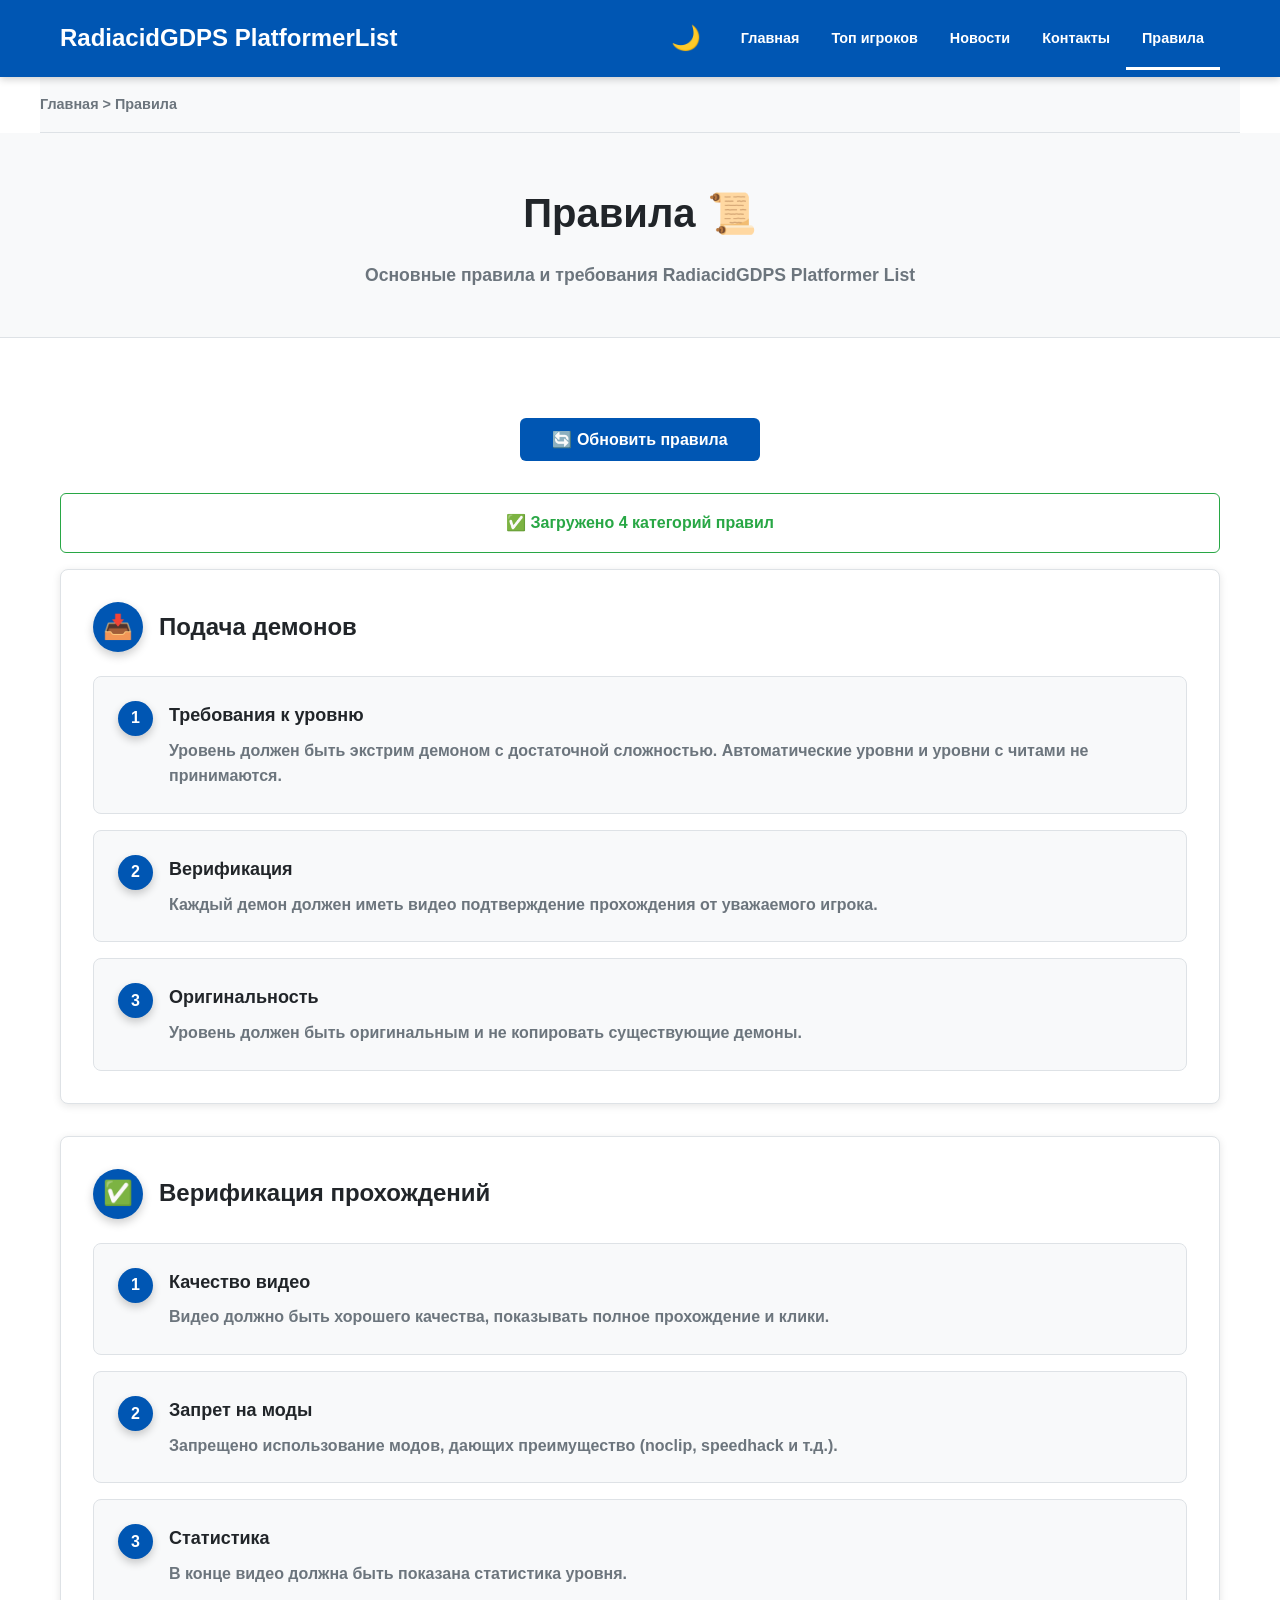
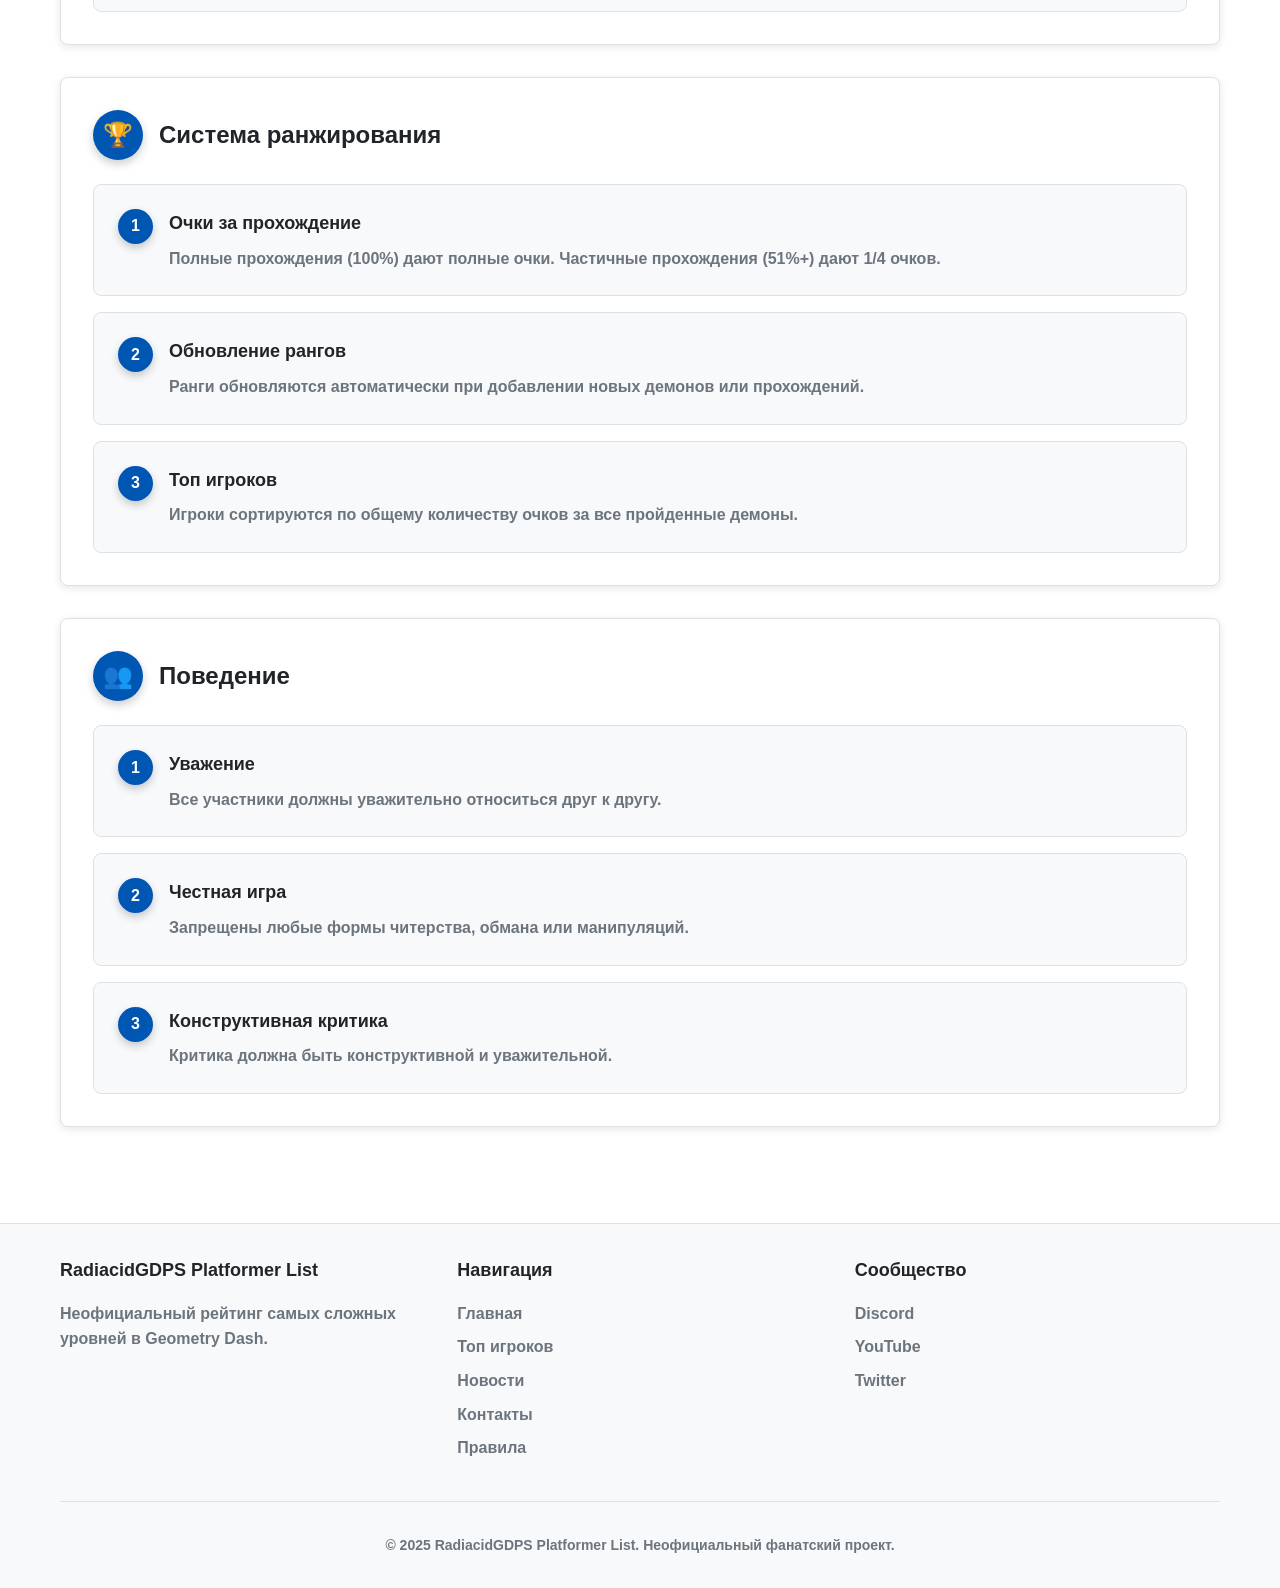
<file: rules.html>
<!DOCTYPE html>
<html lang="ru">
<head>
    <meta charset="UTF-8">
    <meta name="viewport" content="width=device-width, initial-scale=1.0">
    <title>Правила - Radiacid GDPS Platformer List</title>
    <style>
        :root {
            --bg-primary: #ffffff;
            --bg-secondary: #f8f9fa;
            --bg-tertiary: #e9ecef;
            --text-primary: #212529;
            --text-secondary: #6c757d;
            --accent-blue: #0056b3;
            --accent-green: #28a745;
            --border-color: #dee2e6;
            --card-shadow: 0 2px 8px rgba(0,0,0,0.1);
            --header-blue: #0056b3;
        }
        
        [data-theme="dark"] {
            --bg-primary: #1a1a1a;
            --bg-secondary: #2d2d2d;
            --bg-tertiary: #3d3d3d;
            --text-primary: #ffffff;
            --text-secondary: #b0b0b0;
            --accent-blue: #4d8fe5;
            --accent-green: #34c759;
            --border-color: #404040;
            --card-shadow: 0 2px 8px rgba(0,0,0,0.3);
            --header-blue: #003d82;
        }
        
        * {
            margin: 0;
            padding: 0;
            box-sizing: border-box;
            font-family: 'Segoe UI', Tahoma, Geneva, Verdana, sans-serif;
        }
        
        body {
            background-color: var(--bg-primary);
            color: var(--text-primary);
            line-height: 1.6;
            transition: all 0.3s ease;
            font-weight: 600;
        }
        
        .container {
            max-width: 1200px;
            margin: 0 auto;
            padding: 0 20px;
        }
        
        /* Header */
        header {
            background: var(--header-blue);
            border-bottom: 1px solid var(--header-blue);
            padding: 1rem 0 0 0;
            position: sticky;
            top: 0;
            z-index: 100;
            box-shadow: 0 2px 8px rgba(0,0,0,0.2);
        }
        
        .header-content {
            display: flex;
            justify-content: space-between;
            align-items: center;
            padding-bottom: 1rem;
        }
        
        .logo {
            font-size: 1.5rem;
            font-weight: 800;
            color: white;
            text-decoration: none;
        }
        
        .header-controls {
            display: flex;
            align-items: center;
            gap: 1rem;
        }
        
        .theme-toggle {
            background: none;
            border: none;
            color: white;
            cursor: pointer;
            font-size: 1.5rem;
            transition: all 0.3s ease;
            padding: 0.5rem;
        }
        
        .theme-toggle:hover {
            transform: scale(1.1);
        }
        
        nav ul {
            display: flex;
            list-style: none;
            gap: 0;
        }
        
        nav ul li a {
            color: white;
            text-decoration: none;
            font-weight: 600;
            padding: 0.5rem 1rem;
            transition: all 0.2s;
            font-size: 0.9rem;
            position: relative;
        }
        
        nav ul li a::after {
            content: '';
            position: absolute;
            bottom: -1rem;
            left: 0;
            width: 100%;
            height: 3px;
            background: white;
            transform: scaleX(0);
            transition: transform 0.3s ease;
        }
        
        nav ul li a.active::after {
            transform: scaleX(1);
        }
        
        nav ul li a:hover::after {
            transform: scaleX(1);
        }
        
        /* Breadcrumb */
        .breadcrumb {
            padding: 1rem 0;
            color: var(--text-secondary);
            font-size: 0.9rem;
            border-bottom: 1px solid var(--border-color);
            background: var(--bg-secondary);
            font-weight: 600;
        }
        
        .breadcrumb a {
            color: var(--text-secondary);
            text-decoration: none;
            transition: all 0.3s;
        }
        
        .breadcrumb a:hover {
            color: var(--accent-blue);
        }
        
        /* Hero Section */
        .hero {
            padding: 3rem 0;
            text-align: center;
            background: var(--bg-secondary);
            border-bottom: 1px solid var(--border-color);
        }
        
        .hero h1 {
            font-size: 2.5rem;
            margin-bottom: 1rem;
            color: var(--text-primary);
            font-weight: 800;
        }
        
        .hero p {
            font-size: 1.1rem;
            color: var(--text-secondary);
            max-width: 600px;
            margin: 0 auto;
            font-weight: 600;
        }
        
        /* Rules Section */
        .rules-section {
            padding: 3rem 0;
        }
        
        .rules-container {
            display: flex;
            flex-direction: column;
            gap: 2rem;
        }
        
        .rules-category {
            background: var(--bg-primary);
            border-radius: 8px;
            padding: 2rem;
            border: 1px solid var(--border-color);
            transition: all 0.3s;
            box-shadow: var(--card-shadow);
            position: relative;
            overflow: hidden;
        }
        
        .rules-category:hover {
            transform: translateY(-5px);
            box-shadow: 0 8px 20px rgba(0,0,0,0.15);
            border-color: var(--accent-blue);
        }
        
        .category-header {
            display: flex;
            align-items: center;
            gap: 1rem;
            margin-bottom: 1.5rem;
        }
        
        .category-icon {
            font-size: 1.5rem;
            width: 50px;
            height: 50px;
            display: flex;
            align-items: center;
            justify-content: center;
            background: var(--accent-blue);
            color: white;
            border-radius: 50%;
            box-shadow: 0 4px 10px rgba(0,0,0,0.2);
        }
        
        .category-title {
            font-size: 1.5rem;
            color: var(--text-primary);
            font-weight: 800;
        }
        
        .rules-list {
            display: flex;
            flex-direction: column;
            gap: 1rem;
        }
        
        .rule-item {
            display: flex;
            align-items: flex-start;
            gap: 1rem;
            padding: 1.5rem;
            background: var(--bg-secondary);
            border-radius: 8px;
            border: 1px solid var(--border-color);
            transition: all 0.3s;
            position: relative;
            overflow: hidden;
        }
        
        .rule-item:hover {
            transform: translateX(5px);
            border-color: var(--accent-blue);
            box-shadow: 0 4px 12px rgba(0,0,0,0.1);
        }
        
        .rule-number {
            width: 35px;
            height: 35px;
            display: flex;
            align-items: center;
            justify-content: center;
            background: var(--accent-blue);
            color: white;
            border-radius: 50%;
            font-weight: 700;
            font-size: 1rem;
            flex-shrink: 0;
            box-shadow: 0 4px 8px rgba(0,0,0,0.2);
        }
        
        .rule-content {
            flex: 1;
        }
        
        .rule-title {
            font-size: 1.125rem;
            font-weight: 700;
            margin-bottom: 0.5rem;
            color: var(--text-primary);
        }
        
        .rule-description {
            color: var(--text-secondary);
            line-height: 1.6;
            font-weight: 600;
        }
        
        /* Status */
        .sync-status {
            text-align: center;
            padding: 1rem;
            background: var(--bg-secondary);
            border-radius: 6px;
            margin: 1rem 0;
            color: var(--text-secondary);
            border: 1px solid var(--border-color);
            font-weight: 600;
        }
        
        .sync-status.synced {
            color: var(--accent-green);
            border-color: var(--accent-green);
            background: var(--bg-primary);
        }
        
        .error-message {
            text-align: center;
            padding: 1rem;
            background: #f8d7da;
            border: 1px solid #f5c6cb;
            border-radius: 6px;
            margin: 1rem 0;
            color: #721c24;
            font-weight: 600;
        }
        
        [data-theme="dark"] .error-message {
            background: #5c2a2a;
            border-color: #7a3a3a;
            color: #ffb3b3;
        }
        
        .empty-state {
            text-align: center;
            padding: 3rem;
            color: var(--text-secondary);
        }
        
        .empty-state .icon {
            font-size: 3rem;
            margin-bottom: 1rem;
        }
        
        /* Refresh Button */
        .refresh-btn {
            display: block;
            margin: 2rem auto;
            padding: 0.75rem 2rem;
            background: var(--accent-blue);
            color: white;
            border: none;
            border-radius: 6px;
            cursor: pointer;
            font-size: 1rem;
            font-weight: 700;
            transition: all 0.2s;
        }
        
        .refresh-btn:hover {
            background: #004494;
            transform: translateY(-1px);
        }
        
        /* Footer */
        footer {
            background: var(--bg-secondary);
            border-top: 1px solid var(--border-color);
            padding: 2rem 0;
            margin-top: 3rem;
        }
        
        .footer-content {
            display: grid;
            grid-template-columns: repeat(auto-fit, minmax(250px, 1fr));
            gap: 2rem;
        }
        
        .footer-section h3 {
            font-size: 1.125rem;
            margin-bottom: 1rem;
            color: var(--text-primary);
            font-weight: 800;
        }
        
        .footer-section p, .footer-section a {
            color: var(--text-secondary);
            margin-bottom: 0.5rem;
            display: block;
            text-decoration: none;
            transition: color 0.2s;
            font-weight: 600;
        }
        
        .footer-section a:hover {
            color: var(--accent-blue);
        }
        
        .copyright {
            text-align: center;
            padding-top: 2rem;
            border-top: 1px solid var(--border-color);
            color: var(--text-secondary);
            margin-top: 2rem;
            font-size: 0.875rem;
            font-weight: 600;
        }
        
        /* Responsive */
        @media (max-width: 768px) {
            .header-content {
                flex-direction: column;
                gap: 1rem;
            }
            
            .header-controls {
                order: -1;
                width: 100%;
                justify-content: space-between;
            }
            
            nav ul {
                gap: 0;
            }
            
            nav ul li a {
                padding: 0.4rem 0.8rem;
                font-size: 0.9rem;
            }
            
            .hero h1 {
                font-size: 2rem;
            }
            
            .category-header {
                flex-direction: column;
                text-align: center;
                gap: 0.5rem;
            }
            
            .footer-content {
                grid-template-columns: 1fr;
            }

            nav ul li a::after {
                bottom: -0.5rem;
            }
        }
        
        @media (max-width: 480px) {
            .hero {
                padding: 2rem 0;
            }
            
            .hero h1 {
                font-size: 1.75rem;
            }
            
            nav ul {
                flex-wrap: wrap;
                justify-content: center;
            }
            
            .rules-category {
                padding: 1.5rem;
            }
            
            .rule-item {
                padding: 1rem;
            }
        }
    </style>
</head>
<body>
    <header>
        <div class="container">
            <div class="header-content">
                <a href="index.html" class="logo">RadiacidGDPS PlatformerList</a>
                <div class="header-controls">
                    <button class="theme-toggle" onclick="toggleTheme()">
                        🌙
                    </button>
                    <nav>
                        <ul>
                            <li><a href="index.html">Главная</a></li>
                            <li><a href="players.html">Топ игроков</a></li>
                            <li><a href="news.html">Новости</a></li>
                            <li><a href="contacts.html">Контакты</a></li>
                            <li><a href="rules.html" class="active">Правила</a></li>
                        </ul>
                    </nav>
                </div>
            </div>
        </div>
    </header>
    
    <div class="breadcrumb container">
        <a href="index.html">Главная</a> &gt; Правила
    </div>
    
    <section class="hero">
        <div class="container">
            <h1>Правила 📜</h1>
            <p>Основные правила и требования RadiacidGDPS Platformer List</p>
        </div>
    </section>
    
    <section class="rules-section">
        <div class="container">
            <!-- Кнопка обновления и статус -->
            <button class="refresh-btn" onclick="refreshData()">
                🔄 Обновить правила
            </button>
            
            <div id="syncStatus" class="sync-status">
                Загрузка правил...
            </div>

            <div id="errorContainer"></div>
            
            <div class="rules-container" id="rulesContainer">
                <!-- Правила будут загружены через JavaScript -->
            </div>
        </div>
    </section>
    
    <footer>
        <div class="container">
            <div class="footer-content">
                <div class="footer-section">
                    <h3>RadiacidGDPS Platformer List</h3>
                    <p>Неофициальный рейтинг самых сложных уровней в Geometry Dash.</p>
                </div>
                <div class="footer-section">
                    <h3>Навигация</h3>
                    <a href="index.html">Главная</a>
                    <a href="players.html">Топ игроков</a>
                    <a href="news.html">Новости</a>
                    <a href="contacts.html">Контакты</a>
                    <a href="rules.html">Правила</a>
                </div>
                <div class="footer-section">
                    <h3>Сообщество</h3>
                    <a href="#">Discord</a>
                    <a href="#">YouTube</a>
                    <a href="#">Twitter</a>
                </div>
            </div>
            <div class="copyright">
                <p>&copy; 2025 RadiacidGDPS Platformer List. Неофициальный фанатский проект.</p>
            </div>
        </div>
    </footer>

    <script>
        // ========== THEME TOGGLE ==========
        
        function toggleTheme() {
            const currentTheme = document.documentElement.getAttribute('data-theme');
            const newTheme = currentTheme === 'dark' ? 'light' : 'dark';
            
            document.documentElement.setAttribute('data-theme', newTheme);
            localStorage.setItem('theme', newTheme);
            
            // Обновляем иконку кнопки
            const themeButton = document.querySelector('.theme-toggle');
            themeButton.textContent = newTheme === 'dark' ? '☀️' : '🌙';
        }
        
        // Загружаем сохраненную тему
        function loadTheme() {
            const savedTheme = localStorage.getItem('theme') || 'light';
            document.documentElement.setAttribute('data-theme', savedTheme);
            
            const themeButton = document.querySelector('.theme-toggle');
            themeButton.textContent = savedTheme === 'dark' ? '☀️' : '🌙';
        }

        // ========== RULES DATA SYSTEM ==========
        
        let rules = [];

        // ========== DATA MANAGEMENT ==========

        function showError(message) {
            const errorContainer = document.getElementById('errorContainer');
            errorContainer.innerHTML = `
                <div class="error-message">
                    <strong>❌ Ошибка:</strong> ${message}
                    <br><small>Проверьте консоль для подробностей</small>
                </div>
            `;
        }

        async function loadRulesFromJSON() {
            try {
                console.log('📥 Загрузка правил из rules.json...');
                
                const response = await fetch('data/rules.json');
                if (!response.ok) throw new Error('Файл rules.json не найден');
                
                const data = await response.json();
                
                if (data.rules && Array.isArray(data.rules)) {
                    rules = data.rules;
                    console.log('✅ Правила загружены из rules.json:', rules.length);
                    return true;
                } else {
                    throw new Error('Неверный формат rules.json - отсутствует массив rules');
                }
                
            } catch (error) {
                console.error('❌ Ошибка загрузки правил:', error);
                showError('Ошибка загрузки правил: ' + error.message);
                return false;
            }
        }

        function updateSyncStatus(message) {
            const statusElement = document.getElementById('syncStatus');
            if (statusElement) {
                statusElement.textContent = message;
                statusElement.className = 'sync-status ' + (message.includes('✅') || message.includes('Загружено') ? 'synced' : '');
            }
        }

        // ========== RENDERING ==========

        function renderRules() {
            const rulesContainer = document.getElementById('rulesContainer');
            
            if (!rulesContainer) {
                console.error('❌ Element rulesContainer not found');
                return;
            }
            
            rulesContainer.innerHTML = '';
            
            if (rules.length === 0) {
                rulesContainer.innerHTML = `
                    <div class="empty-state">
                        <div class="icon">📜</div>
                        <div style="font-size: 1.25rem; margin-bottom: 0.5rem; font-weight: 700;">Правила не найдены</div>
                        <div style="font-weight: 600;">Проверьте файл data/rules.json</div>
                    </div>
                `;
                return;
            }
            
            // Рендерим категории правил
            rules.forEach(category => {
                const categoryElement = document.createElement('div');
                categoryElement.className = 'rules-category';
                categoryElement.innerHTML = `
                    <div class="category-header">
                        <div class="category-icon">${category.icon}</div>
                        <h2 class="category-title">${category.title}</h2>
                    </div>
                    <div class="rules-list">
                        ${category.rules.map((rule, index) => `
                            <div class="rule-item">
                                <div class="rule-number">${index + 1}</div>
                                <div class="rule-content">
                                    <h3 class="rule-title">${rule.title}</h3>
                                    <div class="rule-description">${rule.description}</div>
                                </div>
                            </div>
                        `).join('')}
                    </div>
                `;
                rulesContainer.appendChild(categoryElement);
            });
        }

        // ========== UTILITY FUNCTIONS ==========

        async function refreshData() {
            console.log('🔄 Обновление правил...');
            await loadRulesFromJSON();
            renderRules();
            updateSyncStatus(`✅ Загружено ${rules.length} категорий правил`);
            
            // Анимация обновления
            document.querySelectorAll('.rules-category').forEach((category, index) => {
                category.style.opacity = '0';
                category.style.transform = 'translateY(20px)';
                
                setTimeout(() => {
                    category.style.transition = 'opacity 0.5s, transform 0.5s';
                    category.style.opacity = '1';
                    category.style.transform = 'translateY(0)';
                }, index * 100);
            });
        }

        // ========== INITIALIZATION ==========

        async function initializeData() {
            console.log('🎮 Инициализация страницы правил...');
            try {
                loadTheme();
                await loadRulesFromJSON();
                renderRules();
                updateSyncStatus(`✅ Загружено ${rules.length} категорий правил`);
                
                // Анимация появления
                setTimeout(() => {
                    document.querySelectorAll('.rules-category').forEach((category, index) => {
                        category.style.opacity = '0';
                        category.style.transform = 'translateY(20px)';
                        
                        setTimeout(() => {
                            category.style.transition = 'opacity 0.5s, transform 0.5s';
                            category.style.opacity = '1';
                            category.style.transform = 'translateY(0)';
                        }, index * 100);
                    });
                }, 100);
            } catch (error) {
                console.error('❌ Ошибка инициализации:', error);
                showError('Ошибка загрузки данных: ' + error.message);
            }
        }

        // Глобальные функции
        window.refreshData = refreshData;
        window.toggleTheme = toggleTheme;

        // Запуск при загрузке страницы
        document.addEventListener('DOMContentLoaded', function() {
            console.log('🚀 Rules.html загружен, начинаем инициализацию...');
            initializeData();
        });

        // Обработчик глобальных ошибок
        window.addEventListener('error', function(e) {
            console.error('💥 Глобальная ошибка:', e.error);
            showError('Произошла непредвиденная ошибка: ' + (e.error ? e.error.message : 'Неизвестная ошибка'));
        });
    </script>
</body>
</html>
</file>
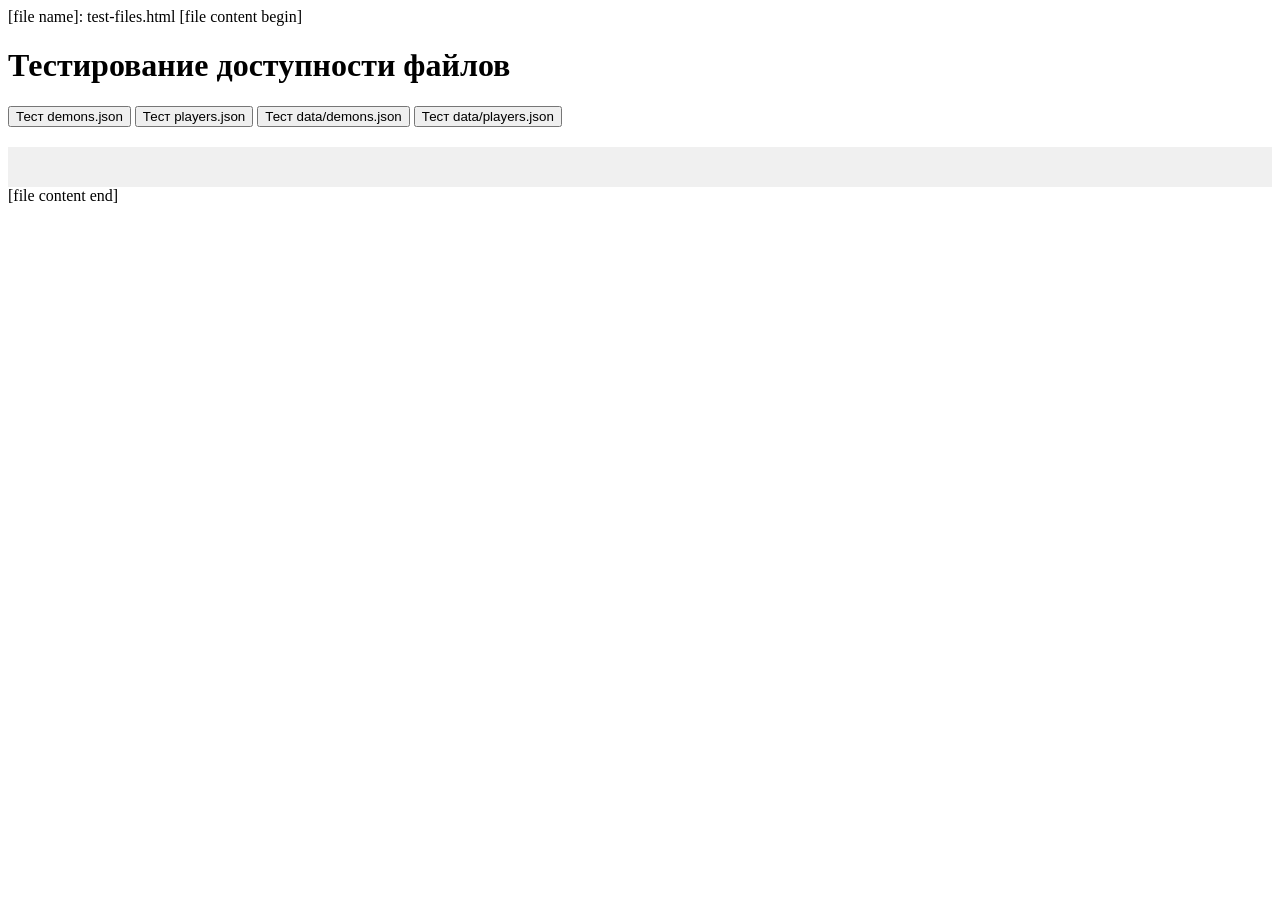
<file: test-file.html>
[file name]: test-files.html
[file content begin]
<!DOCTYPE html>
<html>
<head>
    <meta charset="UTF-8">
    <title>Тест файлов</title>
</head>
<body>
    <h1>Тестирование доступности файлов</h1>
    
    <button onclick="testFile('./data/demons.json')">Тест demons.json</button>
    <button onclick="testFile('./data/players.json')">Тест players.json</button>
    <button onclick="testFile('data/demons.json')">Тест data/demons.json</button>
    <button onclick="testFile('data/players.json')">Тест data/players.json</button>
    
    <div id="result" style="margin-top: 20px; padding: 20px; background: #f0f0f0;"></div>

    <script>
        async function testFile(url) {
            try {
                const response = await fetch(url);
                const text = await response.text();
                document.getElementById('result').innerHTML = `
                    <h3>✅ ${url} загружен успешно!</h3>
                    <p>Статус: ${response.status}</p>
                    <p>Первые 500 символов:</p>
                    <pre style="background: white; padding: 10px; border: 1px solid #ccc;">${text.substring(0, 500)}</pre>
                    <button onclick="tryParse('${url}')">Попробовать распарсить JSON</button>
                `;
            } catch (error) {
                document.getElementById('result').innerHTML = `
                    <h3>❌ Ошибка загрузки ${url}</h3>
                    <p>${error.message}</p>
                `;
            }
        }

        async function tryParse(url) {
            try {
                const response = await fetch(url);
                const text = await response.text();
                const data = JSON.parse(text);
                document.getElementById('result').innerHTML += `
                    <h4>✅ JSON парсится успешно!</h4>
                    <pre style="background: white; padding: 10px; border: 1px solid #ccc;">${JSON.stringify(data, null, 2)}</pre>
                `;
            } catch (error) {
                document.getElementById('result').innerHTML += `
                    <h4>❌ Ошибка парсинга JSON</h4>
                    <p>${error.message}</p>
                `;
            }
        }
    </script>
</body>
</html>
[file content end]
</file>
